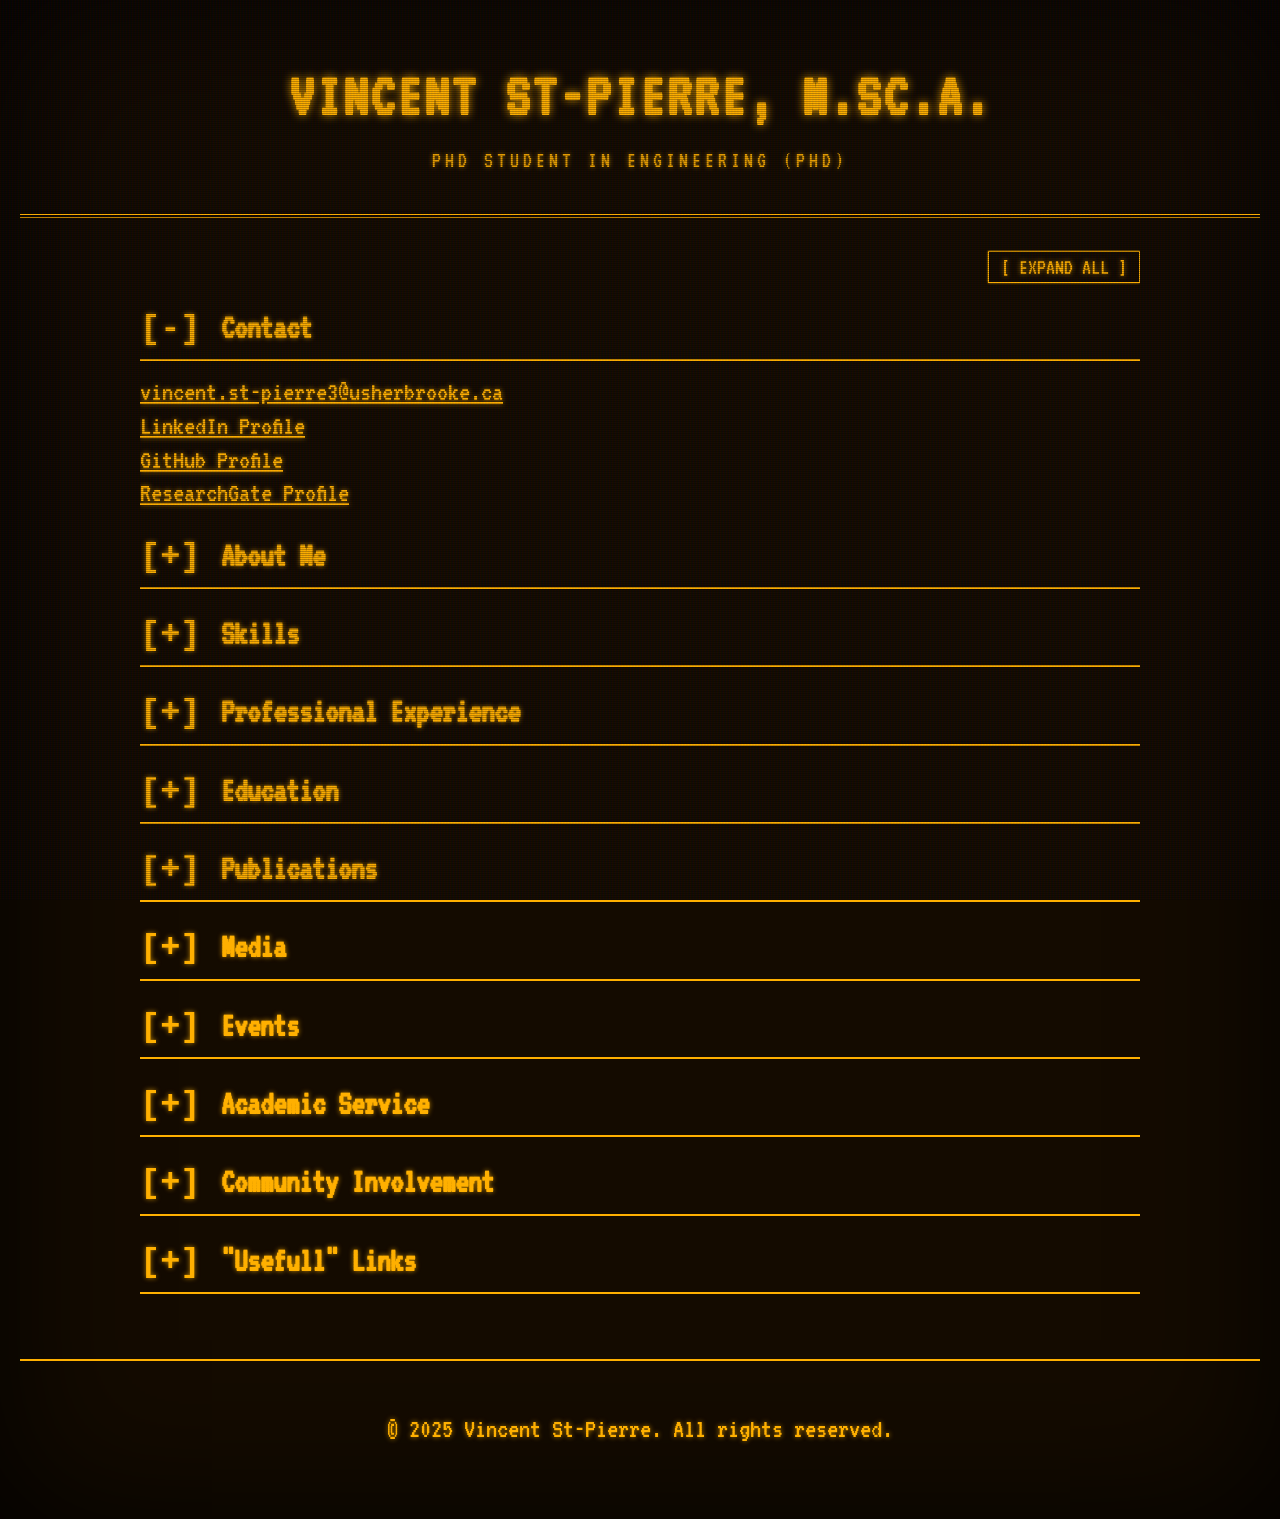
<file: index.html>
<!DOCTYPE html>
<html lang="en">

<head>
    <meta charset="UTF-8">
    <meta name="viewport" content="width=device-width, initial-scale=1.0">
    <title>Vincent St-Pierre - Professional Profile</title>
    <link rel="preconnect" href="https://fonts.googleapis.com">
    <link rel="preconnect" href="https://fonts.gstatic.com" crossorigin>
    <link href="https://fonts.googleapis.com/css2?family=VT323&display=swap" rel="stylesheet">
    <style>
        :root {
            --terminal-color: #ffb000;
            /* Retro Amber */
            --terminal-color-rgb: 255, 176, 0;
            /* RGB representation for opacity overlays */
            --terminal-glow: 0 0 5px rgba(255, 176, 0, 0.7);
            --bg-color: #140b00;
            /* Warm dark charcoal/brown background */
            --alert-color: #ff3333;
            /* High contrast red for errors/warnings */
            --alert-color-rgb: 255, 51, 51;
            --highlight-color: #d8b140;
            /* Warm Darker Gold */
            --highlight-glow: 0 0 5px rgba(216, 177, 64, 0.4);
        }

        body {
            font-family: 'VT323', monospace;
            line-height: 1.2;
            margin: 0;
            padding: 0;
            background-color: var(--bg-color);
            color: var(--terminal-color);
            font-size: clamp(16px, 2.2vw, 28px);
            text-shadow: var(--terminal-glow);
        }

        ::selection {
            background: var(--terminal-color);
            color: #000;
            text-shadow: none;
        }

        ::-moz-selection {
            background: var(--terminal-color);
            color: #000;
            text-shadow: none;
        }

        .crt {
            background-color: var(--bg-color);
            box-shadow: inset 0 0 150px rgba(0, 0, 0, 0.9);
            position: relative;
            min-height: 100vh;
            display: flex;
            flex-direction: column;
            box-sizing: border-box;
            padding: 20px;
        }

        .crt::before {
            content: " ";
            display: block;
            position: fixed;
            top: 0;
            left: 0;
            bottom: 0;
            right: 0;
            background: linear-gradient(rgba(18, 16, 16, 0) 50%, rgba(0, 0, 0, 0.25) 50%), linear-gradient(90deg, rgba(255, 0, 0, 0.06), rgba(0, 255, 0, 0.02), rgba(0, 0, 255, 0.06));
            z-index: 20;
            background-size: 100% 2px, 3px 100%;
            pointer-events: none;
        }

        .crt::after {
            content: " ";
            display: block;
            position: fixed;
            top: 0;
            left: 0;
            bottom: 0;
            right: 0;
            background: rgba(255, 176, 0, 0.02);
            opacity: 0;
            z-index: 20;
            pointer-events: none;
            animation: flicker 0.15s infinite;
        }

        @keyframes flicker {
            0% {
                opacity: 0.015;
            }

            50% {
                opacity: 0.045;
            }

            100% {
                opacity: 0.025;
            }
        }

        header {
            border-bottom: 4px double var(--terminal-color);
            padding: 2.5rem 0;
            text-align: center;
            text-transform: uppercase;
            letter-spacing: 2px;
            margin-bottom: 2rem;
        }

        header p {
            color: var(--terminal-color);
            font-size: 0.8em;
            margin: 0.8rem 0 0 0;
            letter-spacing: 4px;
            opacity: 0.9;
        }

        h1 {
            color: var(--terminal-color);
            font-size: 2.2em;
            margin: 0;
            text-shadow: 0 0 10px rgba(255, 176, 0, 0.9);
        }

        .container {
            width: 90%;
            max-width: 1000px;
            margin: auto;
            overflow: hidden;
            flex: 1;
        }

        h2 {
            color: var(--terminal-color);
            font-size: 1.2em;
            margin-top: 1.5rem;
            margin-bottom: 0.5rem;
        }

        h3 {
            color: var(--terminal-color);
            font-size: 1em;
            margin-top: 1rem;
            margin-bottom: 0.25rem;
        }

        .ylink,
        .blklink {
            color: var(--terminal-color);
            text-decoration: underline;
        }

        .ylink:hover,
        .blklink:hover {
            background-color: var(--terminal-color);
            color: #000;
            text-shadow: none;
            text-decoration: none;
        }

        details.section {
            margin: 25px 0;
        }

        details.section summary {
            list-style: none;
            cursor: pointer;
            outline: none;
        }

        details.section summary::-webkit-details-marker {
            display: none;
        }

        details.section summary h2 {
            display: inline-block;
            width: 100%;
            border-bottom: 2px solid var(--terminal-color);
            padding-bottom: 10px;
            margin: 0;
            user-select: none;
        }

        details.section summary h2:hover {
            background-color: rgba(255, 176, 0, 0.08);
        }

        details.section summary h2::before {
            content: "[+] ";
            font-family: monospace;
        }

        details[open].section summary h2::before {
            content: "[-] ";
        }

        .section h3 {
            color: var(--highlight-color);
            text-shadow: var(--highlight-glow);
            border-bottom: 1px solid var(--highlight-color);
            width: fit-content;
            padding-bottom: 5px;
        }

        .section p,
        .section ul {
            margin: 15px 0;
        }

        .btn-container {
            text-align: right;
            margin-bottom: 20px;
        }

        .retro-btn {
            background: transparent;
            border: 1px solid var(--terminal-color);
            color: var(--terminal-color);
            font-family: 'VT323', monospace;
            font-size: 0.8em;
            padding: 4px 12px;
            cursor: pointer;
            text-shadow: var(--terminal-glow);
            box-shadow: 0 0 2px var(--terminal-color);
            transition: all 0.2s;
        }

        .retro-btn:hover {
            background-color: var(--terminal-color);
            color: #000;
            text-shadow: none;
            box-shadow: 0 0 8px var(--terminal-color);
        }

        .retro-btn:active {
            transform: scale(0.95);
        }

        footer {
            border-top: 2px solid var(--terminal-color);
            color: var(--terminal-color);
            text-align: center;
            padding: 1.5rem 0;
            margin-top: 40px;
        }

        strong {
            color: var(--highlight-color);
            text-shadow: var(--highlight-glow);
            font-weight: 700;
        }

        em {
            color: var(--highlight-color);
            text-shadow: var(--highlight-glow);
            font-style: italic;
        }

        #boot-screen {
            position: fixed;
            top: 0;
            left: 0;
            width: 100vw;
            height: 100vh;
            background-color: var(--bg-color);
            z-index: 15;
            display: flex;
            justify-content: flex-start;
            align-items: flex-start;
            box-sizing: border-box;
            padding: 40px;
            font-family: 'VT323', monospace;
            color: var(--terminal-color);
            text-shadow: var(--terminal-glow);
            user-select: none;
            animation: hideBoot 0.4s forwards;
            animation-delay: 2.8s;
        }

        #boot-screen.skipped {
            animation: none;
            opacity: 0;
            visibility: hidden;
            pointer-events: none;
            transition: opacity 0.15s ease-out, visibility 0.15s ease-out;
        }

        .boot-content {
            display: flex;
            flex-direction: column;
            gap: 10px;
            font-size: clamp(18px, 2.5vw, 30px);
            text-transform: uppercase;
        }

        .boot-line {
            opacity: 0;
            white-space: pre-wrap;
        }

        .boot-line:nth-child(1) {
            animation: showLine 0s forwards;
            animation-delay: 0.1s;
        }

        .boot-line:nth-child(2) {
            animation: showLine 0s forwards;
            animation-delay: 0.3s;
        }

        .boot-line:nth-child(3) {
            animation: showLine 0s forwards;
            animation-delay: 0.5s;
        }

        .boot-line:nth-child(4) {
            animation: showLine 0s forwards;
            animation-delay: 0.7s;
        }

        .boot-line:nth-child(5) {
            animation: showLine 0s forwards;
            animation-delay: 0.8s;
        }

        .boot-line:nth-child(6) {
            animation: showLine 0s forwards;
            animation-delay: 2.1s;
        }

        .progress-bar-wrapper {
            display: flex;
            align-items: center;
            gap: 10px;
        }

        .progress-container {
            width: 200px;
            height: 1.2em;
            border: 1px solid var(--terminal-color);
            padding: 2px;
            display: flex;
            align-items: center;
            box-sizing: border-box;
        }

        .progress-bar {
            display: block;
            height: 100%;
            background-color: var(--terminal-color);
            width: 0;
            animation: loadBar 1.2s steps(10) forwards;
            animation-delay: 0.8s;
        }

        .blink-line::after {
            content: "█";
            animation: cursor-blink 0.8s infinite;
            margin-left: 5px;
        }

        @keyframes showLine {
            to {
                opacity: 1;
            }
        }

        @keyframes loadBar {
            to {
                width: 100%;
            }
        }

        @keyframes hideBoot {
            to {
                opacity: 0;
                visibility: hidden;
            }
        }

        @keyframes cursor-blink {

            0%,
            49% {
                opacity: 1;
            }

            50%,
            100% {
                opacity: 0;
            }
        }
    </style>
</head>

<body>
    <div class="crt">
        <div id="boot-screen">
            <div class="boot-content">
                <div class="boot-line">INITIALIZING TERMINAL CONNECTION...</div>
                <div class="boot-line">SYSTEM STATUS: OK</div>
                <div class="boot-line">----------------------------------------</div>
                <div class="boot-line">RETRIEVING PROFILE DATA...</div>
                <div class="boot-line progress-bar-wrapper">
                    <div class="progress-container">
                        <span class="progress-bar"></span>
                    </div>
                </div>
                <div class="boot-line blink-line">RUNNING VSP_PROFILE.EXE</div>
            </div>
        </div>
        <header>
            <h1>Vincent St-Pierre, M.Sc.A.</h1>
            <p>PhD Student in Engineering (PhD)</p>
        </header>

        <div class="container">
            <div class="btn-container">
                <button id="toggle-all-btn" class="retro-btn">[ EXPAND ALL ]</button>
            </div>

            <details class="section" open>
                <summary>
                    <h2>Contact</h2>
                </summary>
                <p>
                    <a class="ylink"
                        href="mailto:vincent.st-pierre3@usherbrooke.ca">vincent.st-pierre3@usherbrooke.ca</a><br>
                    <a class="ylink" href="https://www.linkedin.com/in/vincent-s-752324a8/">LinkedIn Profile</a><br>
                    <a class="ylink" href="https://github.com/Windcent">GitHub Profile</a><br>
                    <a class="ylink"
                        href="https://www.researchgate.net/profile/Vincent-St-Pierre-2?ev=hdr_xprf">ResearchGate
                        Profile</a>
                </p>
            </details>

            <details class="section">
                <summary>
                    <h2>About Me</h2>
                </summary>
                <p>
                    I am a <strong>PhD student in electrical engineering</strong> at the <strong>Université de
                        Sherbrooke
                    </strong>, specializing in <strong>system modeling</strong> and <strong>optimization</strong>. My
                    research focuses on <strong>electrical marine propulsion system </strong>integration in the context
                    of
                    lobster fishing boats. I am passionate about applying technology to solve real-world challenges and
                    my
                    interests span across <strong>sciences</strong>, <strong>technologies</strong>, and
                    <strong>fabrication</strong>.
                </p>
            </details>

            <details class="section">
                <summary>
                    <h2>Skills</h2>
                </summary>
                <ul>
                    <li><strong>Programming Languages:</strong> Python, C, LabVIEW</li>
                    <li><strong>Tools:</strong> Latex, Matlab, Simulink, EMTP, Onshape, Qelectrotech, VScode, GIT</li>
                    <li><strong>Environments:</strong> Windows, Linux (Ubuntu/Debian)</li>
                    <li><strong>Languages:</strong> English, French</li>
                    <li><strong>Certifications:</strong> Advanced Amateur Radio License (VE2NYA - VA2NYA - VA2UQR),
                        Small
                        Unmanned Aircraft System Pilot Certificate (SATP)</li>
                </ul>
            </details>

            <details class="section">
                <summary>
                    <h2>Professional Experience</h2>
                </summary>
                <p>
                    <strong>Research Assistant (<a class="ylink" href="https://www.uqar.ca/">UQAR</a>)</strong><br>
                    <em>2022 - 2025</em><br>
                    - Developed <strong>power electronics simulation models</strong> using EMTP and MatLab.<br>
                    - Designed <strong>modular architectures</strong> for Industry 4.0 control systems.<br>
                    - Created detailed <strong>electrical plans</strong> and assembled electrical setups.<br>
                    - Prepared <strong>technical reports</strong>.
                </p>
                <p>
                    <strong>Teaching Assistant (<a class="ylink" href="https://www.uqar.ca/">UQAR</a>)</strong><br>
                    <em>2023 - Present</em><br>
                    - Guided students in <strong>design projects</strong>.<br>
                    - Assisted in <strong>mechanical/electrical design</strong> and <strong>programming</strong>.<br>
                    - Supervised exams.
                </p>
                <p>
                    <strong>System Developer (<a class="ylink" href="https://opdaq.com/en/home/">OpDAQ
                            Systems</a>)</strong><br>
                    <em>2021 - 2023</em><br>
                    - Developed <strong>LabVIEW modules</strong> for the OpHMI interface.
                </p>
            </details>

            <details class="section">
                <summary>
                    <h2>Education</h2>
                </summary>
                <p>
                    <strong><a class="blklink"
                            href="https://www.usherbrooke.ca/admission/programme/710/doctorat-en-genie-electrique/">Doctorate
                            in
                            Electrical Engineering (IN PROGRESS)</a></strong><br>
                    Université de Sherbrooke, <em>2026 - PRESENT</em><br>
                    <em>Research Project:</em> Electrical propulsion system modelisation and optimization in the context
                    of
                    lobster fishing boats.
                </p>
                <p>
                    <strong><a class="blklink"
                            href="https://www.uqar.ca/programmes-domaines-detudes/maitrise-en-ingenierie/">Master's in
                            Engineering (M.Sc.A.)</a></strong><br>
                    Université du Québec à Rimouski, <em>2023-2025</em><br>
                    <em>Research Project:</em> Real-time fuel consumption estimation model for ships (collaboration with
                    OpDAQ Systems).
                </p>
                <p>
                    <strong><a class="blklink"
                            href="https://www.uqar.ca/programmes-domaines-detudes/baccalaureat-en-genie-electrique-base-dec-techniques-ou-lequivalent/">Bachelor's
                            in Electrical Engineering</a></strong><br>
                    Université du Québec à Rimouski, <em>2019-2023</em>
                </p>
                <p>
                    <strong>Technology in Electronics: Telecommunications and Networks</strong><br>
                    CÉGEP de Rimouski, <em>2016-2019</em>
                </p>
            </details>

            <details class="section">
                <summary>
                    <h2>Publications</h2>
                </summary>
                <p>
                    V. St-Pierre, M. Berger, T. Pineau, and C. Massicotte, <strong>"Toward energy-efficient navigation:
                        A
                        data-driven approach for flowmeterless estimation of ship's engine fuel consumption in
                        real-time,"</strong> in OCEANS 2024 - Halifax, 2024, pp. 1-5, doi:
                    10.1109/OCEAN555160.2024.10754.095.
                </p>
                <p>
                    V. Beaulieu-Gagnon, O. Couillard, V. St-Pierre, M. Berger, S. Duquette, and M. Bahoura,
                    <strong>"Dual
                        active bridge converter-enabled flexible solar photovoltaic system emulator for a ship-testing
                        electrical microgrid,"</strong> in OCEANS 2024 - Halifax, 2024, pp. 1-10, doi:
                    10.1109/OCEAN555160.2024.10754.413.
                </p>
            </details>

            <details class="section">
                <summary>
                    <h2>Media</h2>
                </summary>
                <p>
                    - <a class="ylink" href="Poster_PhD.pdf" target="_blank" rel="noopener noreferrer">PhD
                        project</a><br>
                    - <a class="ylink" href="Poster_MScA.pdf" target="_blank" rel="noopener noreferrer">Master's
                        project</a>
                </p>
            </details>

            <details class="section">
                <summary>
                    <h2>Events</h2>
                </summary>

                <h3>Presenting</h3>
                <p>
                    <strong><a class="blklink"
                            href="https://inrs.ca/la-recherche/chaires-groupes-et-reseaux-de-recherche/repertoire-des-chaires-groupes-et-reseaux-de-recherche/unite-mixte-de-recherche-inrs-uqtr-sur-les-materiaux-et-les-technologies-pour-la-transition-energetique/ecole-internationale-dete-batteries-et-electrification-des-transports/">École
                            internationale d'été - Batteries et électrification des transports - Trois-Rivières - June
                            8-12 2026</a></strong>
                </p>
                <p>
                    <strong><a class="blklink"
                            href="https://inrs.ca/linrs/nouvelles/evenements/seminaire-etudiant-de-lumr-inrs-uqar-numerique-et-territoires/">Séminaire
                            étudiant de l'UMR INRS-UQAR - Numérique et territoires - Rimouski - June 4 2026</a></strong>
                </p>
                <p>
                    <strong><a class="blklink"
                            href="https://www.polymtl.ca/programmes/cours/c-spec-lorer-summer-school">LORER Summer
                            School - Polytechnique Montréal - August 4-8 2025</a></strong>
                </p>
                <p>
                    <strong><a class="blklink"
                            href="https://inrs.ca/en/research/joint-research-units/inrs-uqar-joint-research-unit-in-digital-transformation-in-support-of-regional-development/">Séminaire
                            étudiant de l'UMR INRS-UQAR - Numérique et territoires - Rimouski - June 5-6
                            2025</a></strong>
                </p>
                <p>
                    <strong><a class="blklink" href="https://www.rqm.quebec/congres/">Congrès Avenir Maritime -
                            Trois-Rivière - June 2-4 2025</a></strong>
                </p>
                <p>
                    <strong><a class="blklink"
                            href="https://www.uqar.ca/forum-innovation-ingenierie-informatique-et-entrepreneuriat/">FI3E
                            -
                            Rimouski - April 23rd 2025</a></strong>
                </p>
                <p>
                    <strong><a class="blklink" href="https://halifax24.oceansconference.org/">OCEANS 2024 - Halifax -
                            September 23-26 2024</a></strong>
                </p>

                <h3>Attending</h3>
                <p>
                    <strong><a class="blklink"
                            href="https://ieee-pes.org/calendar/2026-ieee-pes-general-meeting/">2026 IEEE PES
                            General Meeting - Montréal - July 19-23 2026</a></strong>
                </p>
                <p>
                    <strong><a class="blklink"
                            href="https://st-laurent.org/evenement/assises-quebecoises-du-secteur-maritime/">Assises
                            québécoises du secteur maritime 2026 - Trois-Rivières - May 5-6 2026</a></strong>
                </p>
                <p>
                    <strong><a class="blklink"
                            href="https://st-laurent.org/evenement/assises-quebecoises-du-secteur-maritime-aqsm-2025/">Assises
                            québécoises du secteur maritime 2025 - Lévis - May 13-14 2025</a></strong>
                </p>
            </details>

            <details class="section">
                <summary>
                    <h2>Academic Service</h2>
                </summary>
                <p>
                    - <strong>Peer Reviewer</strong>, IEEE VPPC 2026 (Lyon, France)<br>
                    &nbsp;&nbsp;<em>"Battery Replacement Value From the EV Owner Perspective Considering Vehicle
                        Age"</em><br>
                    - <strong>Peer Reviewer</strong>, IEEE VPPC 2026 (Lyon, France)<br>
                    &nbsp;&nbsp;<em>"Real-World energy consumption variability of an electric vehicle on fixed
                        route"</em>
                </p>
            </details>

            <details class="section">
                <summary>
                    <h2>Community Involvement</h2>
                </summary>
                <p>
                    - <strong>President</strong> of the UQAR Amateur Radio Club (VA2UQR), <em>2020–Present</em><br>
                    - <strong>Promotion Agent</strong> for the Department of Mathematics, Computer Science, and
                    Engineering,
                    <em>2024–2025</em><br>
                    - <strong>Promotion Agent</strong> for the Telecommunications and Networks Program at CÉGEP de
                    Rimouski,
                    <em>2017–2019</em>
                </p>
            </details>

            <details class="section">
                <summary>
                    <h2>"Usefull" Links</h2>
                </summary>
                <p>
                    - <a class="ylink" href="./SlideMAKER/index.html" target="_blank" rel="noopener noreferrer">SlideMAKER</a> - Modern web-based presentation studio and slide editor<br>
                    - <a class="ylink" href="./SVGTracer/SVGTracer.html" target="_blank" rel="noopener noreferrer">SVGTracer</a> - Web application for tracing SVG paths<br>
                    - <a class="ylink" href="./outboards_data/index.html" target="_blank" rel="noopener noreferrer">Outboards Performance Viewer</a> - Interactive dashboard for outboard motor performance data<br>
                    - <a class="ylink" href="./inverse_kinematics_lab/index.html" target="_blank" rel="noopener noreferrer">2-DOF Inverse Kinematics Lab</a> - Interactive 2-DOF planar arm simulator with live equations and draggable visualization<br>
                    - <a class="ylink" href="./HHB_Builder/index.html" target="_blank" rel="noopener noreferrer">HHB Builder</a> - Hot air balloon envelope planner, gore pattern generator, and flight computer<br>
                    - <a class="ylink" href="./Hull_Lab/main.html" target="_blank" rel="noopener noreferrer">Hull Lab</a> - 2D flat-bottom hull planing transition simulator and visual aid
                </p>
            </details>

        </div>

        <footer>
            <p>&copy; 2025 Vincent St-Pierre. All rights reserved.</p>
        </footer>
    </div>
    <script>
        const bootScreen = document.getElementById('boot-screen');
        if (bootScreen) {
            const skipBoot = () => {
                bootScreen.classList.add('skipped');
                document.removeEventListener('keydown', onBootKeydown);
            };
            const onBootKeydown = (e) => {
                if (e.key === 'Escape' || e.key === 'Enter' || e.key === ' ') {
                    e.preventDefault();
                    skipBoot();
                }
            };
            bootScreen.addEventListener('click', skipBoot, { once: true });
            document.addEventListener('keydown', onBootKeydown);
            bootScreen.addEventListener('animationend', (e) => {
                if (e.animationName === 'hideBoot') {
                    document.removeEventListener('keydown', onBootKeydown);
                }
            });
        }

        const btn = document.getElementById('toggle-all-btn');
        const details = document.querySelectorAll('details.section');

        btn.addEventListener('click', () => {
            const anyClosed = Array.from(details).some(d => !d.open);
            details.forEach(d => {
                d.open = anyClosed;
            });
            btn.textContent = anyClosed ? '[ COLLAPSE ALL ]' : '[ EXPAND ALL ]';
        });

        // Sync button text on manual toggle
        details.forEach(d => {
            d.addEventListener('toggle', () => {
                const anyClosed = Array.from(details).some(d => !d.open);
                btn.textContent = anyClosed ? '[ EXPAND ALL ]' : '[ COLLAPSE ALL ]';
            });
        });
    </script>
</body>

</html>
</file>
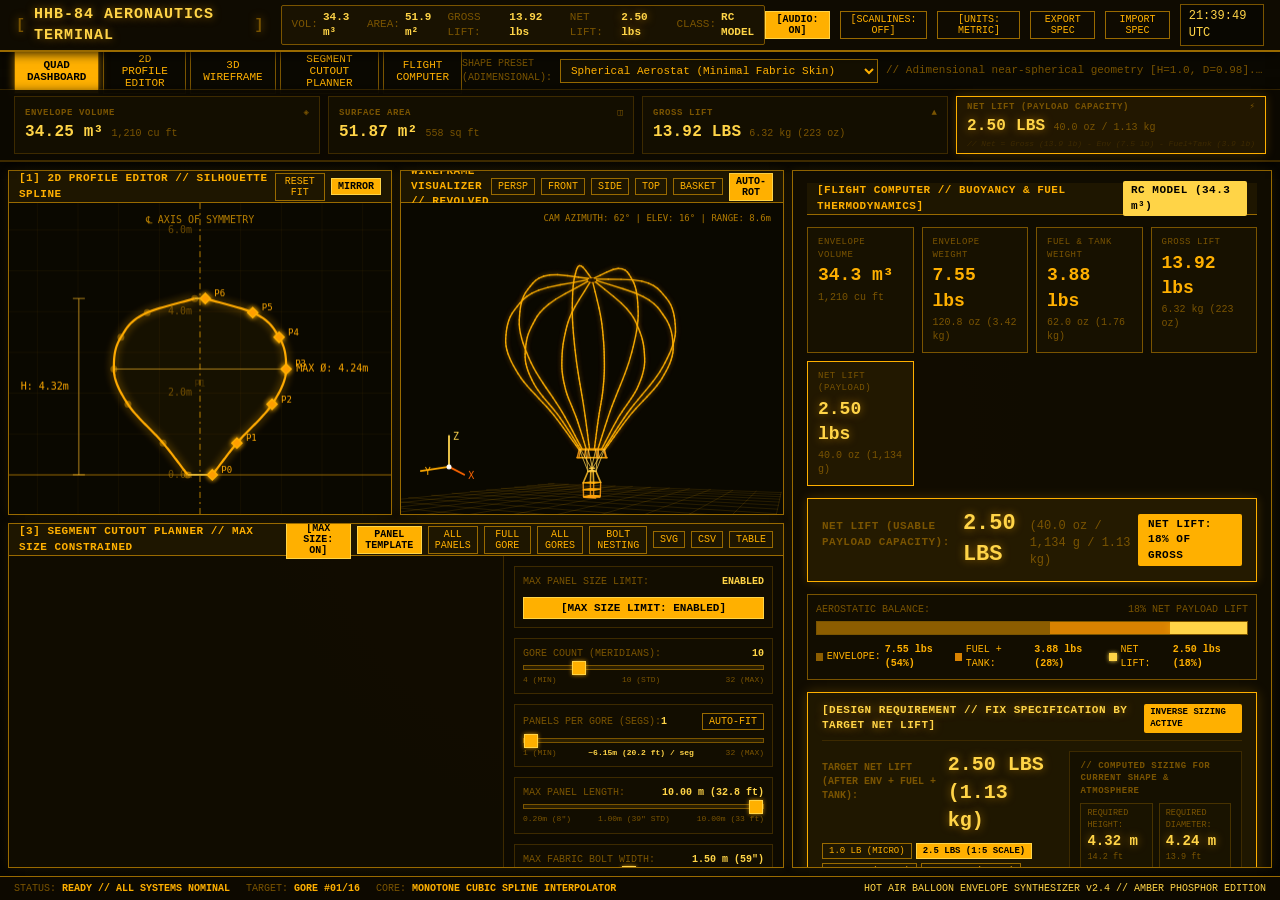
<file: HHB_Builder/index.html>
<!DOCTYPE html>
<html lang="en">
<head>
  <meta charset="UTF-8">
  <meta name="viewport" content="width=device-width, initial-scale=1.0">
  <title>HHB_BUILDER // Hot Air Balloon Envelope Planner & Flight Terminal</title>
  <link rel="stylesheet" href="css/terminal.css">
</head>
<body>
  <!-- CRT Phosphor Scanline Texture & Glass Vignette -->
  <div class="scanline-overlay" id="scanlineOverlay" style="display: none;"></div>

  <!-- Master CRT Screen Shell -->
  <div class="crt-screen">
    <!-- Top System Header HUD -->
    <header class="terminal-header">
      <div class="header-left">
        <div class="system-logo">
          <span class="logo-bracket">[</span>HHB-84 AERONAUTICS TERMINAL<span class="logo-bracket">]</span>
        </div>

        <div class="header-telem-ticker">
          <div class="ticker-item">
            <span class="ticker-label">VOL:</span>
            <span class="ticker-val" id="headerTelemVol">9.0 m³</span>
          </div>
          <div class="ticker-item">
            <span class="ticker-label">AREA:</span>
            <span class="ticker-val" id="headerTelemArea">24.2 m²</span>
          </div>
          <div class="ticker-item">
            <span class="ticker-label">GROSS LIFT:</span>
            <span class="ticker-val" id="headerTelemLift">5.54 lbs</span>
          </div>
          <div class="ticker-item">
            <span class="ticker-label">NET LIFT:</span>
            <span class="ticker-val text-flare" id="headerTelemPayloadLbs">2.26 lbs</span>
          </div>
          <div class="ticker-item">
            <span class="ticker-label">CLASS:</span>
            <span class="ticker-val" id="headerTelemFAI">RC MODEL</span>
          </div>
        </div>
      </div>

      <div class="header-right">
        <button class="btn-terminal btn-sm active" id="btnAudioToggle">[AUDIO: ON]</button>
        <button class="btn-terminal btn-sm" id="btnScanlineToggle">[SCANLINES: OFF]</button>
        <button class="btn-terminal btn-sm" id="btnUnitToggle">[UNITS: METRIC]</button>
        <button class="btn-terminal btn-sm" id="btnExportJSON">EXPORT SPEC</button>
        <button class="btn-terminal btn-sm" id="btnImportJSON">IMPORT SPEC</button>
        <input type="file" id="fileImportJSON" accept=".json" style="display: none;" />
        <div class="terminal-clock" id="terminalClock">00:00:00 UTC</div>
      </div>
    </header>

    <!-- Sub-Navbar: Layout View Modes & Profile Preset Selector -->
    <nav class="terminal-nav-bar">
      <div class="tab-nav-group">
        <button class="tab-nav-btn active" data-tab="quad">QUAD DASHBOARD</button>
        <button class="tab-nav-btn" data-tab="profile">2D PROFILE EDITOR</button>
        <button class="tab-nav-btn" data-tab="3d">3D WIREFRAME</button>
        <button class="tab-nav-btn" data-tab="cutout">SEGMENT CUTOUT PLANNER</button>
        <button class="tab-nav-btn" data-tab="flight">FLIGHT COMPUTER</button>
      </div>

      <div class="preset-controls">
        <span class="selector-label">SHAPE PRESET (ADIMENSIONAL):</span>
        <select id="selectPreset" class="terminal-select">
          <option value="ADIM_MODEL_CONICAL">Model Conical (Optimized 4-Gore Flat Build)</option>
          <option value="ADIM_NATURAL">Natural Shape (Taylor/Smalley Membrane)</option>
          <option value="ADIM_CLASSIC_TEARDROP">Classic Teardrop (AX Sphere-Cone)</option>
          <option value="ADIM_RACER">High-Aspect Racer (Competition Streamline)</option>
          <option value="ADIM_BULBOUS_HOPPER">Bulbous Hopper (High Volume / Low Aspect)</option>
          <option value="ADIM_SPHERICAL" selected>Spherical Aerostat (Minimal Fabric Skin)</option>
        </select>
        <span class="preset-desc" id="presetDescription">// Adimensional near-spherical geometry [H=1.0, D=0.98]. Optimal surface-area-to-volume ratio for minimum envelope structural weight.</span>
      </div>
    </nav>

    <!-- Aeronautical Telemetry Summary Top Banner (Volume, Area, Gross Lift, Net Lift) -->
    <section class="top-telemetry-banner" id="topTelemetryBanner">
      <div class="banner-stat-box">
        <div class="banner-stat-header">
          <span class="banner-stat-label">ENVELOPE VOLUME</span>
          <span class="banner-stat-icon">◈</span>
        </div>
        <div class="banner-stat-body">
          <span class="banner-stat-val" id="topBannerVol">0.0 m³</span>
          <span class="banner-stat-sub" id="topBannerVolSub">0 cu ft</span>
        </div>
      </div>

      <div class="banner-stat-box">
        <div class="banner-stat-header">
          <span class="banner-stat-label">SURFACE AREA</span>
          <span class="banner-stat-icon">◫</span>
        </div>
        <div class="banner-stat-body">
          <span class="banner-stat-val" id="topBannerArea">0.0 m²</span>
          <span class="banner-stat-sub" id="topBannerAreaSub">0 sq ft</span>
        </div>
      </div>

      <div class="banner-stat-box">
        <div class="banner-stat-header">
          <span class="banner-stat-label">GROSS LIFT</span>
          <span class="banner-stat-icon">▲</span>
        </div>
        <div class="banner-stat-body">
          <span class="banner-stat-val" id="topBannerGrossLift">0.00 lbs</span>
          <span class="banner-stat-sub" id="topBannerGrossLiftSub">0.00 kg</span>
        </div>
      </div>

      <div class="banner-stat-box highlight-net">
        <div class="banner-stat-header">
          <span class="banner-stat-label">NET LIFT (PAYLOAD CAPACITY)</span>
          <span class="banner-stat-icon">⚡</span>
        </div>
        <div class="banner-stat-body">
          <span class="banner-stat-val text-flare" id="topBannerNetLift">0.00 lbs</span>
          <span class="banner-stat-sub" id="topBannerNetLiftSub">0.0 oz / 0.00 kg</span>
        </div>
        <div class="banner-stat-footnote" id="topBannerDeduction">
          // After Envelope & Fuel+Container
        </div>
      </div>
    </section>

    <!-- Main Workspace Container -->
    <main class="workspace-container">
      <div class="workspace-grid layout-quad" id="mainWorkspaceGrid">

        <!-- PANEL 1: 2D Envelope Profile Editor -->
        <section class="terminal-panel panel-profile">
          <div class="panel-header">
            <span>[1] 2D PROFILE EDITOR // SILHOUETTE SPLINE</span>
            <div class="panel-tools">
              <button class="btn-terminal btn-sm" id="btnResetProfileView">RESET FIT</button>
              <button class="btn-terminal btn-sm active" id="btnToggleMirror">MIRROR</button>
            </div>
          </div>
          <div class="panel-body">
            <div class="canvas-viewport">
              <canvas id="canvasProfile2D"></canvas>
            </div>
          </div>
        </section>

        <!-- PANEL 2: 3D Wireframe Visualizer -->
        <section class="terminal-panel panel-wireframe">
          <div class="panel-header">
            <span>[2] 3D WIREFRAME VISUALIZER // REVOLVED MESH</span>
            <div class="panel-tools">
              <button class="btn-terminal btn-sm" id="btnCamPersp">PERSP</button>
              <button class="btn-terminal btn-sm" id="btnCamFront">FRONT</button>
              <button class="btn-terminal btn-sm" id="btnCamSide">SIDE</button>
              <button class="btn-terminal btn-sm" id="btnCamTop">TOP</button>
              <button class="btn-terminal btn-sm" id="btnCamBasket">BASKET</button>
              <button class="btn-terminal btn-sm active" id="btnToggleAutoRotate">AUTO-ROT</button>
            </div>
          </div>
          <div class="panel-body">
            <div class="canvas-viewport">
              <canvas id="canvasWireframe3D"></canvas>
            </div>
          </div>
        </section>

        <!-- PANEL 3: Segment Cutout Planner (with Max Size Constraint) -->
        <section class="terminal-panel panel-cutout">
          <div class="panel-header">
            <span>[3] SEGMENT CUTOUT PLANNER // MAX SIZE CONSTRAINED</span>
            <div class="panel-tools">
              <button class="btn-terminal btn-sm active" id="btnToggleConstraint">[MAX SIZE: ON]</button>
              <button class="btn-terminal btn-sm active" id="btnViewPanel">PANEL TEMPLATE</button>
              <button class="btn-terminal btn-sm" id="btnViewAllPanels">ALL PANELS</button>
              <button class="btn-terminal btn-sm" id="btnViewGore">FULL GORE</button>
              <button class="btn-terminal btn-sm" id="btnViewAllGores">ALL GORES</button>
              <button class="btn-terminal btn-sm" id="btnViewNesting">BOLT NESTING</button>
              <button class="btn-terminal btn-sm" id="btnDownloadSVG">SVG</button>
              <button class="btn-terminal btn-sm" id="btnDownloadCSV">CSV</button>
              <button class="btn-terminal btn-sm" id="btnShowLoftingModal">TABLE</button>
            </div>
          </div>

          <!-- Cutout Planner Body: Canvas + Sidebar Tools -->
          <div class="panel-body">
            <div class="cutout-layout-wrapper">
              <!-- Canvas Display -->
              <div class="cutout-canvas-col">
                <div class="canvas-viewport">
                  <canvas id="canvasCutout"></canvas>
                </div>
              </div>

              <!-- Sidebar Controls & Geometry Telemetry -->
              <aside class="cutout-side-tools">
                <!-- Constraint Alert Box -->
                <div id="cutoutConstraintAlert" style="display: none;"></div>

                <!-- Max Panel Size Constraint Toggle -->
                <div class="ctrl-group">
                  <label>
                    <span>MAX PANEL SIZE LIMIT:</span>
                    <span class="ctrl-val" id="lblConstraintState">ENABLED</span>
                  </label>
                  <button class="btn-terminal active" id="btnToggleConstraintSide" style="width: 100%; margin-top: 4px;">
                    [MAX SIZE LIMIT: ENABLED]
                  </button>
                </div>

                <!-- Envelope Partition Constraints -->
                <div class="ctrl-group">
                  <label>
                    <span>GORE COUNT (MERIDIANS):</span>
                    <span class="ctrl-val" id="lblGoreCount">10</span>
                  </label>
                  <input type="range" id="inputGoreCount" min="4" max="32" step="1" value="10" />
                  <div class="range-limits">
                    <span>4 (MIN)</span>
                    <span>10 (STD)</span>
                    <span>32 (MAX)</span>
                  </div>
                </div>

                <div class="ctrl-group">
                  <div class="ctrl-header-flex">
                    <label for="inputPanelCount" style="margin-bottom: 0;">
                      <span>PANELS PER GORE (SEGS):</span>
                      <span class="ctrl-val" id="lblPanelCount">1</span>
                    </label>
                    <button type="button" class="btn-terminal btn-sm" id="btnAutoFitPanels" title="Auto-divide gores to satisfy Max Panel Length constraint">AUTO-FIT</button>
                  </div>
                  <input type="range" id="inputPanelCount" min="1" max="32" step="1" value="1" />
                  <div class="range-limits">
                    <span>1 (MIN)</span>
                    <span id="lblCurrentPanelLength" style="color: var(--amber-bright); font-weight: bold;">~4.50m (15 ft) / seg</span>
                    <span>32 (MAX)</span>
                  </div>
                </div>

                <div class="ctrl-group">
                  <label for="inputMaxPanelHeight">
                    <span>MAX PANEL LENGTH:</span>
                    <span class="ctrl-val" id="lblMaxPanelHeight">10.00 m (33 ft)</span>
                  </label>
                  <input type="range" id="inputMaxPanelHeight" min="0.20" max="10.00" step="0.05" value="10.00" />
                  <div class="range-limits">
                    <span>0.20m (8")</span>
                    <span>1.00m (39" STD)</span>
                    <span>10.00m (33 ft)</span>
                  </div>
                </div>

                <div class="ctrl-group">
                  <label>
                    <span>MAX FABRIC BOLT WIDTH:</span>
                    <span class="ctrl-val" id="lblFabricWidth">1.50 m (59")</span>
                  </label>
                  <input type="range" id="inputFabricWidth" min="0.80" max="2.40" step="0.05" value="1.50" />
                  <div class="range-limits">
                    <span>0.80m (31")</span>
                    <span>1.50m (60" STD)</span>
                    <span>2.40m (94")</span>
                  </div>
                </div>

                <div class="ctrl-group">
                  <label>
                    <span>SEAM ALLOWANCE:</span>
                    <span class="ctrl-val" id="lblSeamAllowance">20 mm</span>
                  </label>
                  <input type="range" id="inputSeamAllowance" min="10" max="35" step="1" value="20" />
                </div>

                <!-- Panel Quick Selector Strip -->
                <div class="panel-selector-container">
                  <span class="selector-label">SELECT PANEL TO INSPECT / CUT:</span>
                  <div class="panel-btn-grid" id="panelSelectorList">
                    <!-- Populated dynamically -->
                  </div>
                </div>

                <!-- Selected Panel Specification Box -->
                <div class="spec-box">
                  <div class="spec-title">
                    <span id="cutoutCurPanelName">PANEL #01</span>
                    <span>CUTTING SPEC</span>
                  </div>
                  <div class="spec-row">
                    <span class="spec-label">TOP WIDTH (CUT):</span>
                    <span class="spec-value" id="cutoutTopW">0.000 m</span>
                  </div>
                  <div class="spec-row">
                    <span class="spec-label">BOT WIDTH (CUT):</span>
                    <span class="spec-value" id="cutoutBotW">0.000 m</span>
                  </div>
                  <div class="spec-row">
                    <span class="spec-label">MAX WIDTH:</span>
                    <span class="spec-value" id="cutoutMaxW">0.000 m</span>
                  </div>
                  <div class="spec-row">
                    <span class="spec-label">ARC HEIGHT:</span>
                    <span class="spec-value" id="cutoutHeight">0.000 m</span>
                  </div>
                  <div class="spec-row">
                    <span class="spec-label">DIAGONAL (CHECK):</span>
                    <span class="spec-value" id="cutoutDiag">0.000 m</span>
                  </div>
                  <div class="spec-row">
                    <span class="spec-label">PANEL AREA:</span>
                    <span class="spec-value" id="cutoutArea">0.00 m²</span>
                  </div>
                </div>

                <!-- Fabric Bolt Yardage Summary -->
                <div class="yardage-box">
                  <div class="spec-title">
                    <span>FABRIC PROCUREMENT</span>
                    <span>ESTIMATE</span>
                  </div>
                  <div class="spec-row">
                    <span class="spec-label">TOTAL PANELS:</span>
                    <span class="spec-value" id="sumTotalPanels">192 panels</span>
                  </div>
                  <div class="spec-row">
                    <span class="spec-label">ENVELOPE FABRIC:</span>
                    <span class="spec-value" id="sumFabricArea">0 m²</span>
                  </div>
                  <div class="spec-row">
                    <span class="spec-label">BOLT LENGTH REQ:</span>
                    <span class="spec-value" id="sumBoltLength">~0 m</span>
                  </div>
                  <div class="spec-row">
                    <span class="spec-label">MAX GORE CUT WIDTH:</span>
                    <span class="spec-value" id="sumMaxCutW">0.00 m</span>
                  </div>
                </div>
              </aside>
            </div>
          </div>
        </section>

        <!-- PANEL 4: Aerostatic Flight Computer -->
        <section class="terminal-panel panel-flight">
          <div class="panel-body" id="flightComputerContainer">
            <!-- Dynamically populated by FlightUI -->
          </div>
        </section>

      </div>
    </main>

    <!-- Bottom Telemetry Status Bar -->
    <footer class="terminal-footer">
      <div class="footer-left">
        <span class="footer-item">STATUS: <b>READY // ALL SYSTEMS NOMINAL</b></span>
        <span class="footer-item">TARGET: <b id="statusActiveGore">GORE #01/16</b></span>
        <span class="footer-item">CORE: <b>MONOTONE CUBIC SPLINE INTERPOLATOR</b></span>
      </div>
      <div class="footer-right">
        HOT AIR BALLOON ENVELOPE SYNTHESIZER v2.4 // AMBER PHOSPHOR EDITION
      </div>
    </footer>
  </div>

  <!-- Lofting Coordinates Modal Table -->
  <div class="terminal-modal" id="loftingModal">
    <div class="modal-content">
      <div class="modal-header">
        <span id="modalLoftingTitle">PANEL LOFTING COORDINATES</span>
        <button class="btn-terminal btn-sm" id="btnCloseLoftingModal">[CLOSE X]</button>
      </div>
      <div class="modal-body">
        <table class="lofting-table">
          <thead>
            <tr>
              <th>#</th>
              <th>HT %</th>
              <th>ARC HT (REL)</th>
              <th>ARC HT (CUT)</th>
              <th>HALF-W (CUT)</th>
              <th>FULL-W (CUT)</th>
              <th>REGISTRATION</th>
            </tr>
          </thead>
          <tbody id="loftingTableBody">
            <!-- Populated dynamically -->
          </tbody>
        </table>
      </div>
    </div>
  </div>

  <!-- JavaScript Modules -->
  <script src="js/balloon-math.js"></script>
  <script src="js/audio-synth.js"></script>
  <script src="js/profile-editor.js"></script>
  <script src="js/wireframe-3d.js"></script>
  <script src="js/cutout-planner.js"></script>
  <script src="js/flight-computer.js"></script>
  <script src="js/app.js"></script>
</body>
</html>
</file>
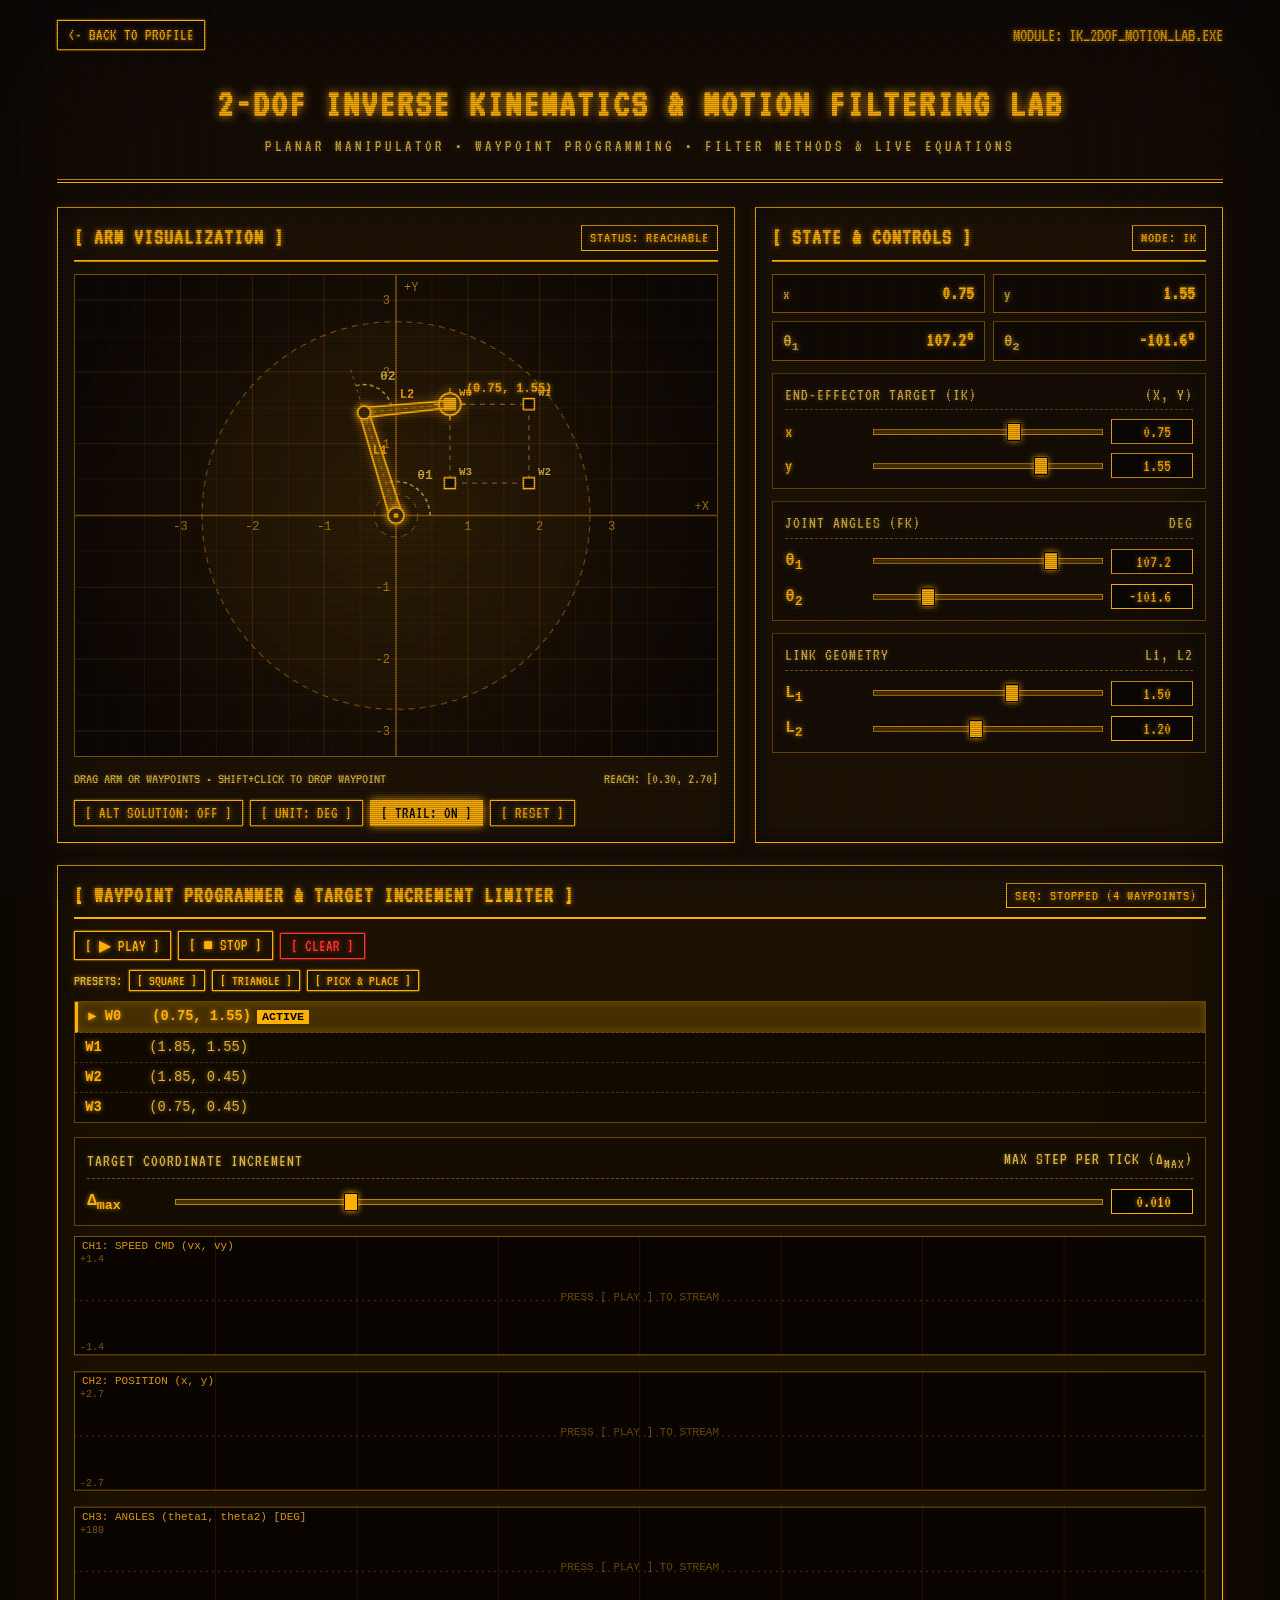
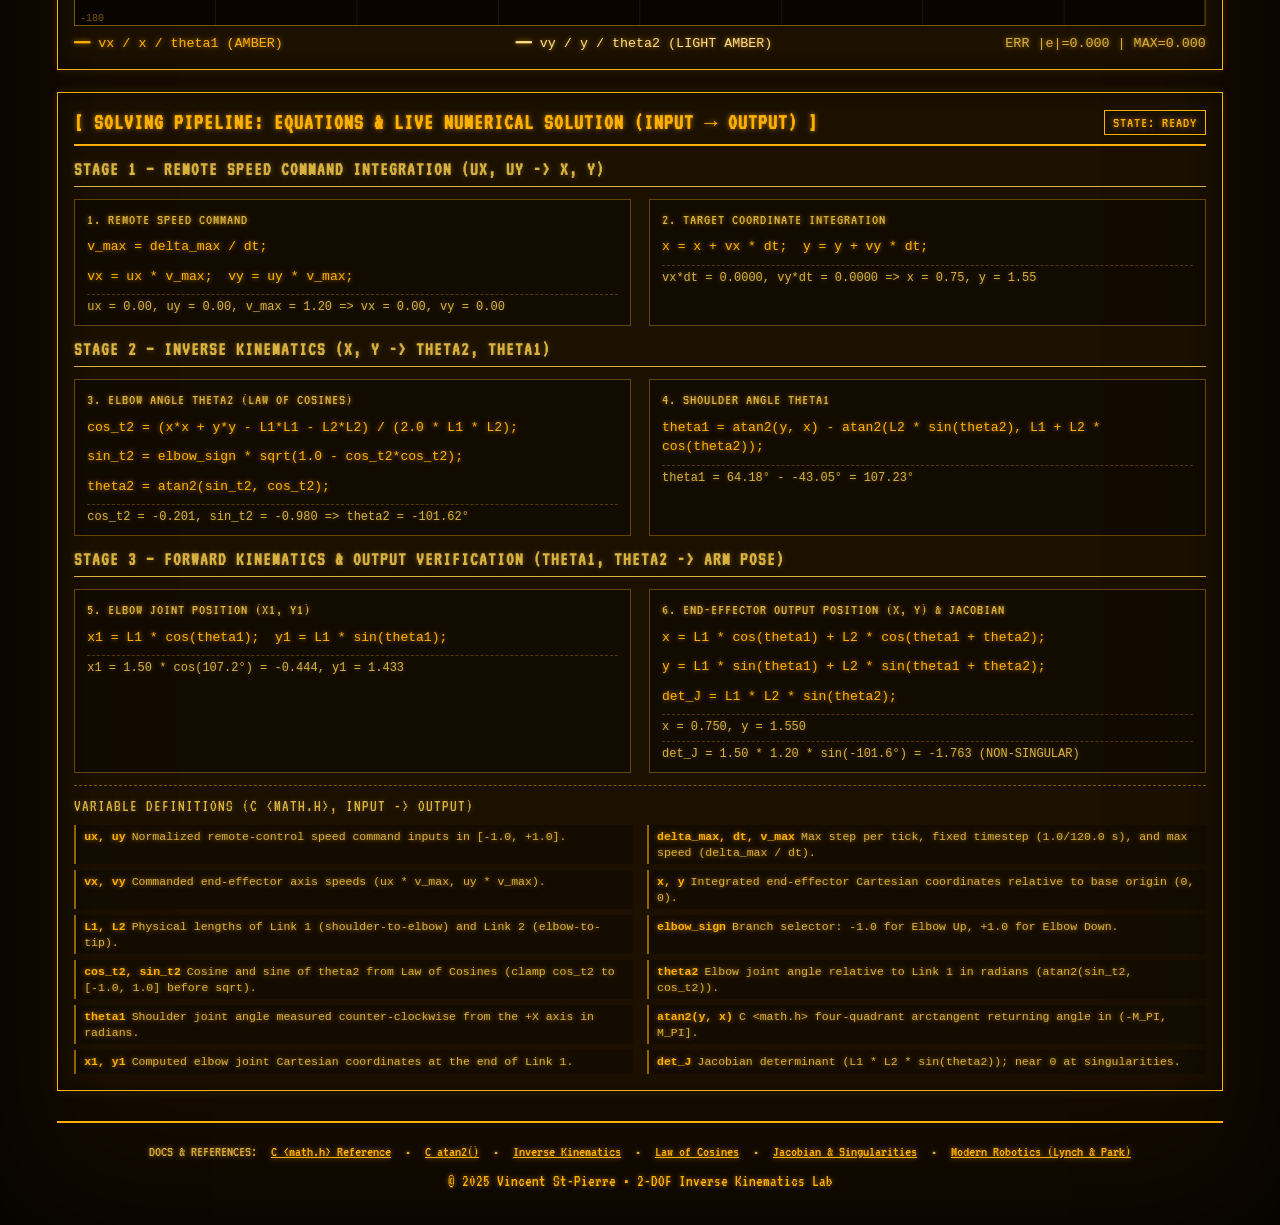
<file: inverse-kinematics/index.html>
<!DOCTYPE html>
<html lang="en">

<head>
    <meta charset="UTF-8">
    <meta name="viewport" content="width=device-width, initial-scale=1.0">
    <title>2-DOF Inverse Kinematics &amp; Motion Filtering Lab - Vincent St-Pierre</title>
    <link rel="preconnect" href="https://fonts.googleapis.com">
    <link rel="preconnect" href="https://fonts.gstatic.com" crossorigin>
    <link href="https://fonts.googleapis.com/css2?family=VT323&display=swap" rel="stylesheet">
    <style>
        :root {
            --terminal-color: #ffb000;
            --terminal-color-rgb: 255, 176, 0;
            --terminal-glow: 0 0 5px rgba(255, 176, 0, 0.7);
            --bg-color: #140b00;
            --panel-bg: rgba(255, 176, 0, 0.035);
            --alert-color: #ff3333;
            --alert-color-rgb: 255, 51, 51;
            --highlight-color: #d8b140;
            --highlight-glow: 0 0 5px rgba(216, 177, 64, 0.4);
            --dim-color: rgba(255, 176, 0, 0.45);
            --math-font: 'Courier New', 'DejaVu Sans Mono', monospace;
        }

        * {
            box-sizing: border-box;
        }

        body {
            font-family: 'VT323', monospace;
            line-height: 1.25;
            margin: 0;
            padding: 0;
            background-color: var(--bg-color);
            color: var(--terminal-color);
            font-size: clamp(18px, 1.45vw, 23px);
            text-shadow: var(--terminal-glow);
        }

        ::selection {
            background: var(--terminal-color);
            color: #000;
            text-shadow: none;
        }

        ::-moz-selection {
            background: var(--terminal-color);
            color: #000;
            text-shadow: none;
        }

        .crt {
            background-color: var(--bg-color);
            box-shadow: inset 0 0 150px rgba(0, 0, 0, 0.9);
            position: relative;
            min-height: 100vh;
            display: flex;
            flex-direction: column;
            padding: 20px;
        }

        .crt::before {
            content: " ";
            display: block;
            position: fixed;
            top: 0;
            left: 0;
            bottom: 0;
            right: 0;
            background:
                linear-gradient(rgba(18, 16, 16, 0) 50%, rgba(0, 0, 0, 0.25) 50%),
                linear-gradient(90deg, rgba(255, 0, 0, 0.06), rgba(0, 255, 0, 0.02), rgba(0, 0, 255, 0.06));
            z-index: 20;
            background-size: 100% 2px, 3px 100%;
            pointer-events: none;
        }

        .crt::after {
            content: " ";
            display: block;
            position: fixed;
            top: 0;
            left: 0;
            bottom: 0;
            right: 0;
            background: rgba(255, 176, 0, 0.02);
            opacity: 0;
            z-index: 20;
            pointer-events: none;
            animation: flicker 0.15s infinite;
        }

        @keyframes flicker {
            0% { opacity: 0.015; }
            50% { opacity: 0.04; }
            100% { opacity: 0.025; }
        }

        .top-nav {
            width: 94%;
            max-width: 1260px;
            margin: 0 auto 10px auto;
            display: flex;
            justify-content: space-between;
            align-items: center;
            flex-wrap: wrap;
            gap: 10px;
        }

        header {
            width: 94%;
            max-width: 1260px;
            margin: 0 auto 1.5rem auto;
            border-bottom: 4px double var(--terminal-color);
            padding: 1.2rem 0 1.4rem 0;
            text-align: center;
            text-transform: uppercase;
            letter-spacing: 2px;
        }

        header h1 {
            color: var(--terminal-color);
            font-size: clamp(1.7em, 3.1vw, 2.45em);
            margin: 0;
            text-shadow: 0 0 10px rgba(255, 176, 0, 0.9);
        }

        header p {
            color: var(--highlight-color);
            font-size: 0.88em;
            margin: 0.45rem 0 0 0;
            letter-spacing: 3px;
            text-shadow: var(--highlight-glow);
        }

        .container {
            width: 94%;
            max-width: 1260px;
            margin: 0 auto;
            flex: 1;
            display: flex;
            flex-direction: column;
            gap: 22px;
        }

        .retro-btn {
            background: transparent;
            border: 1px solid var(--terminal-color);
            color: var(--terminal-color);
            font-family: 'VT323', monospace;
            font-size: 0.88em;
            padding: 4px 10px;
            cursor: pointer;
            text-shadow: var(--terminal-glow);
            box-shadow: 0 0 2px var(--terminal-color);
            transition: all 0.14s;
            text-decoration: none;
            display: inline-flex;
            align-items: center;
            gap: 5px;
            user-select: none;
        }

        .retro-btn:hover,
        .retro-btn.active {
            background-color: var(--terminal-color);
            color: #000;
            text-shadow: none;
            box-shadow: 0 0 8px var(--terminal-color);
        }

        .retro-btn:active {
            transform: scale(0.96);
        }

        .retro-btn.danger {
            border-color: var(--alert-color);
            color: var(--alert-color);
            text-shadow: 0 0 5px rgba(255, 51, 51, 0.7);
            box-shadow: 0 0 2px var(--alert-color);
        }

        .retro-btn.danger:hover {
            background-color: var(--alert-color);
            color: #000;
            text-shadow: none;
        }

        .retro-btn.sm {
            font-size: 0.78em;
            padding: 2px 7px;
        }

        .workspace-grid {
            display: grid;
            grid-template-columns: minmax(0, 1.45fr) minmax(300px, 1fr);
            gap: 20px;
            align-items: stretch;
        }

        .two-col-grid {
            display: grid;
            grid-template-columns: minmax(0, 1fr) minmax(0, 1.25fr);
            gap: 20px;
            align-items: start;
        }

        .panel {
            border: 1px solid var(--terminal-color);
            background-color: var(--panel-bg);
            box-shadow: 0 0 10px rgba(255, 176, 0, 0.12), inset 0 0 20px rgba(0, 0, 0, 0.55);
            padding: 16px;
            display: flex;
            flex-direction: column;
            gap: 12px;
        }

        .panel-header {
            display: flex;
            justify-content: space-between;
            align-items: center;
            border-bottom: 2px solid var(--terminal-color);
            padding-bottom: 8px;
            gap: 10px;
            flex-wrap: wrap;
        }

        .panel-header h2 {
            margin: 0;
            font-size: 1.18em;
            letter-spacing: 1px;
            text-transform: uppercase;
        }

        .status-badge {
            font-size: 0.84em;
            padding: 2px 8px;
            border: 1px solid var(--terminal-color);
            letter-spacing: 1px;
        }

        .status-badge.out-of-reach {
            border-color: var(--alert-color);
            color: var(--alert-color);
            text-shadow: 0 0 6px rgba(255, 51, 51, 0.8);
            background: rgba(255, 51, 51, 0.1);
        }

        .canvas-wrap {
            position: relative;
            width: 100%;
            aspect-ratio: 4 / 3;
            min-height: 320px;
            border: 1px solid rgba(255, 176, 0, 0.45);
            background: radial-gradient(circle at center, rgba(255, 176, 0, 0.05) 0%, rgba(10, 5, 0, 0.92) 85%);
            overflow: hidden;
        }

        canvas#arm-canvas {
            display: block;
            width: 100%;
            height: 100%;
            cursor: crosshair;
            touch-action: none;
        }

        canvas#arm-canvas.dragging {
            cursor: grabbing;
        }

        canvas#arm-canvas.hover-wp {
            cursor: grab;
        }

        .scope-wrap {
            position: relative;
            width: 100%;
            height: 390px;
            background: transparent;
            overflow: hidden;
        }

        .var-legend {
            border-top: 1px dashed rgba(255, 176, 0, 0.45);
            padding-top: 10px;
            display: flex;
            flex-direction: column;
            gap: 8px;
        }

        .var-legend-title {
            font-size: 0.9em;
            color: var(--highlight-color);
            text-shadow: var(--highlight-glow);
            text-transform: uppercase;
            letter-spacing: 1px;
        }

        .var-grid {
            display: grid;
            grid-template-columns: repeat(2, minmax(0, 1fr));
            gap: 6px 14px;
        }

        .var-item {
            font-family: var(--math-font);
            font-size: clamp(11.5px, 0.88vw, 13.5px);
            line-height: 1.35;
            color: var(--highlight-color);
            background: rgba(0, 0, 0, 0.28);
            border-left: 2px solid rgba(255, 176, 0, 0.55);
            padding: 4px 8px;
        }

        .var-item .vsym {
            color: var(--terminal-color);
            font-weight: 700;
            margin-right: 6px;
        }

        @media (max-width: 760px) {
            .var-grid {
                grid-template-columns: 1fr;
            }
        }

        canvas#scope-canvas {
            display: block;
            width: 100%;
            height: 100%;
        }

        .canvas-hint {
            font-size: 0.84em;
            color: var(--highlight-color);
            text-shadow: var(--highlight-glow);
            display: flex;
            justify-content: space-between;
            flex-wrap: wrap;
            gap: 8px;
        }

        .toolbar {
            display: flex;
            flex-wrap: wrap;
            gap: 7px;
            align-items: center;
        }

        /* Controls panel */
        .control-group {
            border: 1px solid rgba(255, 176, 0, 0.35);
            padding: 10px 12px;
            background: rgba(0, 0, 0, 0.28);
            display: flex;
            flex-direction: column;
            gap: 9px;
        }

        .control-group-title {
            font-size: 0.92em;
            color: var(--highlight-color);
            text-shadow: var(--highlight-glow);
            border-bottom: 1px dashed rgba(255, 176, 0, 0.4);
            padding-bottom: 4px;
            display: flex;
            justify-content: space-between;
            align-items: center;
            text-transform: uppercase;
            letter-spacing: 1px;
        }

        .control-row {
            display: grid;
            grid-template-columns: 76px 1fr 82px;
            align-items: center;
            gap: 10px;
        }

        .control-label {
            font-size: 1em;
            white-space: nowrap;
        }

        .math-sym {
            font-family: var(--math-font);
            font-weight: 700;
            font-size: 0.86em;
            letter-spacing: 0;
        }

        input[type="range"] {
            -webkit-appearance: none;
            appearance: none;
            width: 100%;
            height: 6px;
            background: rgba(255, 176, 0, 0.22);
            border: 1px solid rgba(255, 176, 0, 0.65);
            outline: none;
            cursor: pointer;
        }

        input[type="range"]::-webkit-slider-thumb {
            -webkit-appearance: none;
            appearance: none;
            width: 14px;
            height: 18px;
            background: var(--terminal-color);
            border: 1px solid #000;
            box-shadow: 0 0 6px var(--terminal-color);
            cursor: pointer;
        }

        input[type="range"]::-moz-range-thumb {
            width: 14px;
            height: 18px;
            background: var(--terminal-color);
            border: 1px solid #000;
            border-radius: 0;
            box-shadow: 0 0 6px var(--terminal-color);
            cursor: pointer;
        }

        input[type="number"] {
            width: 100%;
            background: rgba(0, 0, 0, 0.6);
            border: 1px solid var(--terminal-color);
            color: var(--terminal-color);
            font-family: 'VT323', monospace;
            font-size: 0.98em;
            padding: 2px 6px;
            text-align: right;
            text-shadow: var(--terminal-glow);
            outline: none;
        }

        input[type="number"]:focus {
            background: rgba(255, 176, 0, 0.14);
            box-shadow: 0 0 6px rgba(255, 176, 0, 0.6);
        }

        .readout-grid {
            display: grid;
            grid-template-columns: repeat(2, 1fr);
            gap: 8px;
        }

        .readout-box {
            border: 1px solid rgba(255, 176, 0, 0.45);
            padding: 6px 10px;
            background: rgba(0, 0, 0, 0.45);
            display: flex;
            justify-content: space-between;
            align-items: baseline;
            gap: 6px;
        }

        .readout-box .k {
            color: var(--highlight-color);
            font-size: 0.88em;
        }

        .readout-box .v {
            font-size: 1.08em;
            font-weight: bold;
        }

        /* Waypoint list */
        .wp-list {
            max-height: 225px;
            overflow-y: auto;
            border: 1px solid rgba(255, 176, 0, 0.35);
            background: rgba(0, 0, 0, 0.42);
            display: flex;
            flex-direction: column;
        }

        .wp-row {
            display: grid;
            grid-template-columns: 56px 1fr;
            align-items: center;
            gap: 8px;
            padding: 6px 10px;
            border-bottom: 1px dashed rgba(255, 176, 0, 0.22);
            font-family: var(--math-font);
            font-size: 0.74em;
        }

        .wp-row:last-child {
            border-bottom: none;
        }

        .wp-row.active-seg {
            background: rgba(255, 176, 0, 0.22);
            border-left: 3px solid var(--terminal-color);
            box-shadow: inset 0 0 10px rgba(255, 176, 0, 0.22);
        }

        .wp-row.active-seg .wp-coords {
            color: var(--terminal-color);
            font-weight: bold;
        }

        .wp-badge {
            font-size: 0.85em;
            color: #000;
            background: var(--terminal-color);
            padding: 0 5px;
            margin-left: 6px;
            text-shadow: none;
            font-weight: bold;
        }

        .wp-id {
            font-weight: bold;
            color: var(--terminal-color);
        }

        .wp-coords {
            color: var(--highlight-color);
            cursor: pointer;
        }

        .wp-coords:hover {
            color: var(--terminal-color);
            text-decoration: underline;
        }

        .wp-actions {
            display: flex;
            gap: 4px;
        }

        .wp-empty {
            padding: 18px;
            text-align: center;
            color: var(--dim-color);
            font-size: 0.9em;
        }

        /* Filter method pills & properties */
        .method-grid {
            display: grid;
            grid-template-columns: repeat(2, minmax(0, 1fr));
            gap: 8px;
        }

        .method-grid .retro-btn {
            justify-content: center;
            text-align: center;
            font-size: 0.82em;
            padding: 5px 6px;
        }

        .prop-strip {
            display: grid;
            grid-template-columns: repeat(4, minmax(0, 1fr));
            gap: 8px;
        }

        .prop-item {
            border: 1px solid rgba(255, 176, 0, 0.35);
            background: rgba(0, 0, 0, 0.38);
            padding: 6px 8px;
            display: flex;
            flex-direction: column;
            gap: 2px;
        }

        .prop-item .pk {
            font-size: 0.72em;
            color: var(--dim-color);
            text-transform: uppercase;
            letter-spacing: 1px;
        }

        .prop-item .pv {
            font-family: var(--math-font);
            font-size: 0.76em;
            color: var(--terminal-color);
        }

        .method-desc {
            font-size: 0.9em;
            color: var(--highlight-color);
            margin: 0;
            padding: 6px 10px;
            border-left: 3px solid var(--terminal-color);
            background: rgba(255, 176, 0, 0.05);
        }

        /* Equations section */
        .equations-grid {
            display: grid;
            grid-template-columns: repeat(2, minmax(0, 1fr));
            gap: 18px;
        }

        .eq-column {
            display: flex;
            flex-direction: column;
            gap: 12px;
        }

        .eq-column h3 {
            margin: 0;
            color: var(--highlight-color);
            text-shadow: var(--highlight-glow);
            border-bottom: 1px solid var(--highlight-color);
            padding-bottom: 4px;
            font-size: 1.02em;
            text-transform: uppercase;
            letter-spacing: 1px;
        }

        .eq-card {
            border: 1px solid rgba(255, 176, 0, 0.35);
            background: rgba(0, 0, 0, 0.35);
            padding: 10px 12px;
            display: flex;
            flex-direction: column;
            gap: 6px;
        }

        .eq-title {
            font-size: 0.84em;
            color: var(--highlight-color);
            text-transform: uppercase;
            letter-spacing: 1px;
        }

        .eq-formula {
            font-family: var(--math-font);
            font-size: clamp(13px, 1.02vw, 15.5px);
            line-height: 1.5;
            color: var(--terminal-color);
            overflow-x: auto;
            padding: 2px 0;
            display: flex;
            align-items: center;
            flex-wrap: wrap;
            gap: 4px;
        }

        .eq-live {
            font-family: var(--math-font);
            font-size: clamp(12px, 0.92vw, 14.5px);
            color: var(--highlight-color);
            text-shadow: var(--highlight-glow);
            border-top: 1px dashed rgba(255, 176, 0, 0.28);
            padding-top: 5px;
            overflow-x: auto;
            white-space: nowrap;
        }

        .eq-live.alert {
            color: var(--alert-color);
            text-shadow: 0 0 6px rgba(255, 51, 51, 0.65);
        }

        .frac {
            display: inline-flex;
            flex-direction: column;
            align-items: center;
            vertical-align: middle;
            margin: 0 3px;
            line-height: 1.2;
        }

        .frac .num {
            border-bottom: 1px solid var(--terminal-color);
            padding: 0 4px 1px 4px;
            text-align: center;
        }

        .frac .den {
            padding: 1px 4px 0 4px;
            text-align: center;
        }

        .sqrt {
            display: inline-flex;
            align-items: center;
        }

        .sqrt-rad {
            border-top: 1px solid var(--terminal-color);
            padding: 0 3px;
            margin-left: 1px;
        }

        .scope-legend {
            display: flex;
            justify-content: space-between;
            flex-wrap: wrap;
            gap: 10px;
            font-family: var(--math-font);
            font-size: 0.72em;
            color: var(--highlight-color);
        }

        .ylink {
            color: var(--terminal-color);
            text-decoration: underline;
        }

        .ylink:hover {
            background-color: var(--terminal-color);
            color: #000;
            text-shadow: none;
            text-decoration: none;
        }

        footer {
            width: 94%;
            max-width: 1260px;
            margin: 30px auto 0 auto;
            border-top: 2px solid var(--terminal-color);
            color: var(--terminal-color);
            text-align: center;
            padding: 1.2rem 0 0.8rem 0;
            font-size: 0.9em;
            display: flex;
            flex-direction: column;
            gap: 10px;
        }

        .footer-docs {
            display: flex;
            flex-wrap: wrap;
            justify-content: center;
            align-items: center;
            gap: 6px 14px;
            font-size: 0.92em;
            color: var(--highlight-color);
        }

        footer p {
            margin: 0;
        }

        @media (max-width: 960px) {
            .workspace-grid,
            .two-col-grid,
            .equations-grid {
                grid-template-columns: 1fr;
            }

            .prop-strip {
                grid-template-columns: repeat(2, minmax(0, 1fr));
            }
        }

        @media (max-width: 560px) {
            .method-grid {
                grid-template-columns: repeat(2, minmax(0, 1fr));
            }
        }
    </style>
</head>

<body>
    <div class="crt">
        <nav class="top-nav">
            <a class="retro-btn" href="../index.html">&lt;- BACK TO PROFILE</a>
            <span style="opacity: 0.85;">MODULE: IK_2DOF_MOTION_LAB.EXE</span>
        </nav>

        <header>
            <h1>2-DOF Inverse Kinematics &amp; Motion Filtering Lab</h1>
            <p>Planar Manipulator &bull; Waypoint Programming &bull; Filter Methods &amp; Live Equations</p>
        </header>

        <main class="container">
            <!-- Top Row: Interactive Arm Canvas + State Controls -->
            <section class="workspace-grid">
                <div class="panel">
                    <div class="panel-header">
                        <h2>[ Arm Visualization ]</h2>
                        <span id="reach-status" class="status-badge">STATUS: REACHABLE</span>
                    </div>

                    <div class="canvas-wrap">
                        <canvas id="arm-canvas" aria-label="Interactive 2-DOF robotic arm visualization"></canvas>
                    </div>

                    <div class="canvas-hint">
                        <span>DRAG ARM OR WAYPOINTS &bull; SHIFT+CLICK TO DROP WAYPOINT</span>
                        <span id="workspace-bounds">REACH: [0.30, 2.70]</span>
                    </div>

                    <div class="toolbar">
                        <button id="btn-elbow" class="retro-btn" type="button">[ ALT SOLUTION: OFF ]</button>
                        <button id="btn-unit" class="retro-btn" type="button">[ UNIT: DEG ]</button>
                        <button id="btn-trail" class="retro-btn active" type="button">[ TRAIL: ON ]</button>
                        <button id="btn-reset" class="retro-btn" type="button">[ RESET ]</button>
                    </div>
                </div>

                <!-- Controls & Live Readouts Panel -->
                <div class="panel">
                    <div class="panel-header">
                        <h2>[ State &amp; Controls ]</h2>
                        <span id="mode-badge" class="status-badge">MODE: IK</span>
                    </div>

                    <div class="readout-grid">
                        <div class="readout-box">
                            <span class="k">x</span>
                            <span id="out-x" class="v">1.40</span>
                        </div>
                        <div class="readout-box">
                            <span class="k">y</span>
                            <span id="out-y" class="v">1.10</span>
                        </div>
                        <div class="readout-box">
                            <span class="k"><span class="math-sym">&theta;<sub>1</sub></span></span>
                            <span id="out-t1" class="v">0.0&deg;</span>
                        </div>
                        <div class="readout-box">
                            <span class="k"><span class="math-sym">&theta;<sub>2</sub></span></span>
                            <span id="out-t2" class="v">0.0&deg;</span>
                        </div>
                    </div>

                    <!-- End-Effector (IK Inputs) -->
                    <div class="control-group">
                        <div class="control-group-title">
                            <span>End-Effector Target (IK)</span>
                            <span>(x, y)</span>
                        </div>
                        <div class="control-row">
                            <label class="control-label" for="num-x">x</label>
                            <input id="rng-x" type="range" min="-2.7" max="2.7" step="0.01" value="1.40">
                            <input id="num-x" type="number" step="0.05" value="1.40">
                        </div>
                        <div class="control-row">
                            <label class="control-label" for="num-y">y</label>
                            <input id="rng-y" type="range" min="-2.7" max="2.7" step="0.01" value="1.10">
                            <input id="num-y" type="number" step="0.05" value="1.10">
                        </div>
                    </div>

                    <!-- Joint Angles (FK Inputs) -->
                    <div class="control-group">
                        <div class="control-group-title">
                            <span>Joint Angles (FK)</span>
                            <span id="angle-unit-label">DEG</span>
                        </div>
                        <div class="control-row">
                            <label class="control-label" for="num-t1"><span class="math-sym">&theta;<sub>1</sub></span></label>
                            <input id="rng-t1" type="range" min="-180" max="180" step="0.1" value="0">
                            <input id="num-t1" type="number" step="1" value="0">
                        </div>
                        <div class="control-row">
                            <label class="control-label" for="num-t2"><span class="math-sym">&theta;<sub>2</sub></span></label>
                            <input id="rng-t2" type="range" min="-180" max="180" step="0.1" value="0">
                            <input id="num-t2" type="number" step="1" value="0">
                        </div>
                    </div>

                    <!-- Link Lengths -->
                    <div class="control-group">
                        <div class="control-group-title">
                            <span>Link Geometry</span>
                            <span>L1, L2</span>
                        </div>
                        <div class="control-row">
                            <label class="control-label" for="num-l1"><span class="math-sym">L<sub>1</sub></span></label>
                            <input id="rng-l1" type="range" min="0.4" max="2.2" step="0.05" value="1.50">
                            <input id="num-l1" type="number" min="0.2" max="3.0" step="0.05" value="1.50">
                        </div>
                        <div class="control-row">
                            <label class="control-label" for="num-l2"><span class="math-sym">L<sub>2</sub></span></label>
                            <input id="rng-l2" type="range" min="0.4" max="2.2" step="0.05" value="1.20">
                            <input id="num-l2" type="number" min="0.2" max="3.0" step="0.05" value="1.20">
                        </div>
                    </div>
                </div>
            </section>

            <!-- Waypoint Programming & Target Increment Limiter Panel -->
            <section class="panel">
                <div class="panel-header">
                    <h2>[ Waypoint Programmer &amp; Target Increment Limiter ]</h2>
                    <span id="playback-status" class="status-badge">SEQ: STOPPED (4 WAYPOINTS)</span>
                </div>

                <div style="display:flex; flex-direction:column; gap:14px;">
                    <!-- Waypoint Sequencer -->
                    <div style="display:flex; flex-direction:column; gap:10px;">
                        <div class="toolbar">
                            <button id="btn-play" class="retro-btn" type="button">[ &#9654; PLAY ]</button>
                            <button id="btn-stop" class="retro-btn" type="button">[ &#9632; STOP ]</button>
                            <button id="btn-clear-wp" class="retro-btn danger" type="button">[ CLEAR ]</button>
                        </div>

                        <div class="toolbar">
                            <span style="font-size:0.84em; color:var(--highlight-color);">PRESETS:</span>
                            <button id="btn-preset-square" class="retro-btn sm" type="button">[ SQUARE ]</button>
                            <button id="btn-preset-tri" class="retro-btn sm" type="button">[ TRIANGLE ]</button>
                            <button id="btn-preset-pick" class="retro-btn sm" type="button">[ PICK &amp; PLACE ]</button>
                        </div>

                        <div id="wp-list" class="wp-list" aria-label="Programmed waypoints"></div>
                    </div>

                    <!-- Max Increment Parameter + Live Position Scopes -->
                    <div style="display:flex; flex-direction:column; gap:10px;">
                        <div class="control-group">
                            <div class="control-group-title">
                                <span>Target Coordinate Increment</span>
                                <span>MAX STEP PER TICK (&Delta;<sub>max</sub>)</span>
                            </div>
                            <div class="control-row">
                                <label class="control-label" for="num-inc"><span class="math-sym">&Delta;<sub>max</sub></span></label>
                                <input id="rng-inc" type="range" min="0.001" max="0.050" step="0.001" value="0.010">
                                <input id="num-inc" type="number" min="0.001" max="0.200" step="0.001" value="0.010">
                            </div>
                        </div>

                        <!-- Live Telemetry Oscilloscope -->
                        <div class="scope-wrap">
                            <canvas id="scope-canvas" aria-label="Live speed commands, position, and joint angles oscilloscope"></canvas>
                        </div>
                        <div class="scope-legend">
                            <span style="color:#ffb000;">&#9473;&#9473; vx / x / theta1 (AMBER)</span>
                            <span style="color:#ffe08a;">&#9473;&#9473; vy / y / theta2 (LIGHT AMBER)</span>
                            <span id="scope-peaks">ERR |e|=0.000 | MAX=0.000</span>
                        </div>
                    </div>
                </div>
            </section>

            <!-- Unified Solving Pipeline: Input -> Output -->
            <section class="panel">
                <div class="panel-header">
                    <h2>[ Solving Pipeline: Equations &amp; Live Numerical Solution (Input &rarr; Output) ]</h2>
                    <span id="rate-status-badge" class="status-badge">STATE: READY</span>
                </div>

                <!-- Stage 1: Remote Speed Command Integration -->
                <div class="eq-column">
                    <h3>Stage 1 &mdash; Remote Speed Command Integration (ux, uy -&gt; x, y)</h3>
                    <div class="equations-grid">
                        <div class="eq-card">
                            <div class="eq-title">1. Remote Speed Command</div>
                            <div class="eq-formula">
                                <span>v_max = delta_max / dt;</span>
                            </div>
                            <div class="eq-formula">
                                <span>vx = ux * v_max;&nbsp;&nbsp;vy = uy * v_max;</span>
                            </div>
                            <div id="mf-eq1-live" class="eq-live"></div>
                        </div>

                        <div class="eq-card">
                            <div class="eq-title">2. Target Coordinate Integration</div>
                            <div class="eq-formula">
                                <span>x = x + vx * dt;&nbsp;&nbsp;y = y + vy * dt;</span>
                            </div>
                            <div id="mf-eq2-live" class="eq-live"></div>
                        </div>
                    </div>
                </div>

                <!-- Stage 2: Inverse Kinematics -->
                <div class="eq-column">
                    <h3>Stage 2 &mdash; Inverse Kinematics (x, y -&gt; theta2, theta1)</h3>
                    <div class="equations-grid">
                        <div class="eq-card">
                            <div class="eq-title">3. Elbow Angle theta2 (Law of Cosines)</div>
                            <div class="eq-formula">
                                <span>cos_t2 = (x*x + y*y - L1*L1 - L2*L2) / (2.0 * L1 * L2);</span>
                            </div>
                            <div class="eq-formula">
                                <span>sin_t2 = elbow_sign * sqrt(1.0 - cos_t2*cos_t2);</span>
                            </div>
                            <div class="eq-formula">
                                <span>theta2 = atan2(sin_t2, cos_t2);</span>
                            </div>
                            <div id="live-t2" class="eq-live">cos_t2 = 0.000, sin_t2 = 0.000 =&gt; theta2 = 0.00 deg</div>
                        </div>

                        <div class="eq-card">
                            <div class="eq-title">4. Shoulder Angle theta1</div>
                            <div class="eq-formula">
                                <span>theta1 = atan2(y, x) - atan2(L2 * sin(theta2), L1 + L2 * cos(theta2));</span>
                            </div>
                            <div id="live-t1" class="eq-live">theta1 = 0.00 - 0.00 = 0.00 deg</div>
                        </div>
                    </div>
                </div>

                <!-- Stage 3: Forward Kinematics & Output Verification -->
                <div class="eq-column">
                    <h3>Stage 3 &mdash; Forward Kinematics &amp; Output Verification (theta1, theta2 -&gt; Arm Pose)</h3>
                    <div class="equations-grid">
                        <div class="eq-card">
                            <div class="eq-title">5. Elbow Joint Position (x1, y1)</div>
                            <div class="eq-formula">
                                <span>x1 = L1 * cos(theta1);&nbsp;&nbsp;y1 = L1 * sin(theta1);</span>
                            </div>
                            <div id="live-elbow" class="eq-live">x1 = 0.000, y1 = 0.000</div>
                        </div>

                        <div class="eq-card">
                            <div class="eq-title">6. End-Effector Output Position (x, y) &amp; Jacobian</div>
                            <div class="eq-formula">
                                <span>x = L1 * cos(theta1) + L2 * cos(theta1 + theta2);</span>
                            </div>
                            <div class="eq-formula">
                                <span>y = L1 * sin(theta1) + L2 * sin(theta1 + theta2);</span>
                            </div>
                            <div class="eq-formula">
                                <span>det_J = L1 * L2 * sin(theta2);</span>
                            </div>
                            <div id="live-fk" class="eq-live">x = 0.000, y = 0.000</div>
                            <div id="live-det" class="eq-live">det_J = 0.000 (NON-SINGULAR)</div>
                        </div>
                    </div>
                </div>

                <!-- Unified Variable Definitions (Input -> Output) -->
                <div class="var-legend">
                    <div class="var-legend-title">Variable Definitions (C &lt;math.h&gt;, Input -&gt; Output)</div>
                    <div class="var-grid">
                        <div class="var-item"><span class="vsym">ux, uy</span>Normalized remote-control speed command inputs in [-1.0, +1.0].</div>
                        <div class="var-item"><span class="vsym">delta_max, dt, v_max</span>Max step per tick, fixed timestep (1.0/120.0 s), and max speed (delta_max / dt).</div>
                        <div class="var-item"><span class="vsym">vx, vy</span>Commanded end-effector axis speeds (ux * v_max, uy * v_max).</div>
                        <div class="var-item"><span class="vsym">x, y</span>Integrated end-effector Cartesian coordinates relative to base origin (0, 0).</div>
                        <div class="var-item"><span class="vsym">L1, L2</span>Physical lengths of Link 1 (shoulder-to-elbow) and Link 2 (elbow-to-tip).</div>
                        <div class="var-item"><span class="vsym">elbow_sign</span>Branch selector: -1.0 for Elbow Up, +1.0 for Elbow Down.</div>
                        <div class="var-item"><span class="vsym">cos_t2, sin_t2</span>Cosine and sine of theta2 from Law of Cosines (clamp cos_t2 to [-1.0, 1.0] before sqrt).</div>
                        <div class="var-item"><span class="vsym">theta2</span>Elbow joint angle relative to Link 1 in radians (atan2(sin_t2, cos_t2)).</div>
                        <div class="var-item"><span class="vsym">theta1</span>Shoulder joint angle measured counter-clockwise from the +X axis in radians.</div>
                        <div class="var-item"><span class="vsym">atan2(y, x)</span>C &lt;math.h&gt; four-quadrant arctangent returning angle in (-M_PI, M_PI].</div>
                        <div class="var-item"><span class="vsym">x1, y1</span>Computed elbow joint Cartesian coordinates at the end of Link 1.</div>
                        <div class="var-item"><span class="vsym">det_J</span>Jacobian determinant (L1 * L2 * sin(theta2)); near 0 at singularities.</div>
                    </div>
                </div>
            </section>
        </main>

        <footer>
            <div class="footer-docs">
                <span>DOCS &amp; REFERENCES:</span>
                <a class="ylink" href="https://en.cppreference.com/w/c/numeric/math" target="_blank" rel="noopener noreferrer">C &lt;math.h&gt; Reference</a>
                <span>&bull;</span>
                <a class="ylink" href="https://en.cppreference.com/w/c/numeric/math/atan2" target="_blank" rel="noopener noreferrer">C atan2()</a>
                <span>&bull;</span>
                <a class="ylink" href="https://en.wikipedia.org/wiki/Inverse_kinematics" target="_blank" rel="noopener noreferrer">Inverse Kinematics</a>
                <span>&bull;</span>
                <a class="ylink" href="https://en.wikipedia.org/wiki/Law_of_cosines" target="_blank" rel="noopener noreferrer">Law of Cosines</a>
                <span>&bull;</span>
                <a class="ylink" href="https://en.wikipedia.org/wiki/Jacobian_matrix_and_determinant" target="_blank" rel="noopener noreferrer">Jacobian &amp; Singularities</a>
                <span>&bull;</span>
                <a class="ylink" href="https://hades.mech.northwestern.edu/index.php/Modern_Robotics" target="_blank" rel="noopener noreferrer">Modern Robotics (Lynch &amp; Park)</a>
            </div>
            <p>&copy; 2025 Vincent St-Pierre &bull; 2-DOF Inverse Kinematics Lab</p>
        </footer>
    </div>

    <script>
        (() => {
            const RAD2DEG = 180 / Math.PI;
            const DEG2RAD = Math.PI / 180;
            const FIXED_DT = 1 / 120;
            const ARRIVAL_EPS = 0.005; // rad (~0.29 deg)
            const SCOPE_SAMPLES = 960; // 8.0 s window at 120 Hz

            const state = {
                L1: 1.50,
                L2: 1.20,
                targetX: 1.40,
                targetY: 1.10,
                clampedX: 1.40,
                clampedY: 1.10,
                theta1: 0,
                theta2: 0,
                elbowSign: -1,
                unit: 'deg',
                showTrail: true,
                reachable: true,
                mode: 'IK',
                dragging: false,
                trail: []
            };

            const motion = {
                waypoints: [
                    { x: 0.75, y: 1.55 },
                    { x: 1.85, y: 1.55 },
                    { x: 1.85, y: 0.45 },
                    { x: 0.75, y: 0.45 }
                ],
                playing: false,
                loop: true,
                targetWpIdx: 0,
                activeWpIdx: 0,
                draggingWpIdx: -1,
                hoverWpIdx: -1,
                // Max coordinate increment per tick (units / tick)
                maxIncrement: 0.010,
                // Target setpoint vs actual Cartesian state
                spPos: [0.75, 1.55],
                actPos: [0.75, 1.55],
                lastStep: [0, 0],
                clampedStep: false,
                // Scope ring buffers (speed commands, position, joint angles)
                scopeVx: [],
                scopeVy: [],
                scopeX: [],
                scopeY: [],
                scopeT1: [],
                scopeT2: [],
                peakErr: 0,
                accum: 0,
                lastFrameTime: 0
            };

            // Canvas refs
            const canvas = document.getElementById('arm-canvas');
            const ctx = canvas.getContext('2d');
            const scopeCanvas = document.getElementById('scope-canvas');
            const sctx = scopeCanvas.getContext('2d');

            // Arm & State DOM
            const reachStatus = document.getElementById('reach-status');
            const modeBadge = document.getElementById('mode-badge');
            const workspaceBounds = document.getElementById('workspace-bounds');
            const outX = document.getElementById('out-x');
            const outY = document.getElementById('out-y');
            const outT1 = document.getElementById('out-t1');
            const outT2 = document.getElementById('out-t2');

            const rngX = document.getElementById('rng-x');
            const numX = document.getElementById('num-x');
            const rngY = document.getElementById('rng-y');
            const numY = document.getElementById('num-y');
            const rngT1 = document.getElementById('rng-t1');
            const numT1 = document.getElementById('num-t1');
            const rngT2 = document.getElementById('rng-t2');
            const numT2 = document.getElementById('num-t2');
            const angleUnitLabel = document.getElementById('angle-unit-label');
            const rngL1 = document.getElementById('rng-l1');
            const numL1 = document.getElementById('num-l1');
            const rngL2 = document.getElementById('rng-l2');
            const numL2 = document.getElementById('num-l2');

            const btnElbow = document.getElementById('btn-elbow');
            const btnUnit = document.getElementById('btn-unit');
            const btnTrail = document.getElementById('btn-trail');
            const btnReset = document.getElementById('btn-reset');

            // Kinematics Equation DOM
            const liveT2 = document.getElementById('live-t2');
            const liveT1 = document.getElementById('live-t1');
            const liveElbow = document.getElementById('live-elbow');
            const liveFK = document.getElementById('live-fk');
            const liveDet = document.getElementById('live-det');

            // Waypoint & Rate Limiter DOM
            const playbackStatus = document.getElementById('playback-status');
            const rateStatusBadge = document.getElementById('rate-status-badge');
            const btnPlay = document.getElementById('btn-play');
            const btnStop = document.getElementById('btn-stop');
            const btnClearWp = document.getElementById('btn-clear-wp');
            const btnPresetSquare = document.getElementById('btn-preset-square');
            const btnPresetTri = document.getElementById('btn-preset-tri');
            const btnPresetPick = document.getElementById('btn-preset-pick');
            const wpListEl = document.getElementById('wp-list');

            const rngInc = document.getElementById('rng-inc');
            const numInc = document.getElementById('num-inc');

            const mfEq1Live = document.getElementById('mf-eq1-live');
            const mfEq2Live = document.getElementById('mf-eq2-live');
            const scopePeaks = document.getElementById('scope-peaks');

            function normalizeAngle(rad) {
                let a = ((rad + Math.PI) % (2 * Math.PI) + (2 * Math.PI)) % (2 * Math.PI) - Math.PI;
                if (a <= -Math.PI) a += 2 * Math.PI;
                return a;
            }

            function shortestAngleDiff(from, to) {
                return normalizeAngle(to - from);
            }

            function clamp(val, lo, hi) {
                return Math.max(lo, Math.min(hi, val));
            }

            function formatAngle(rad, decimals = 1) {
                if (state.unit === 'deg') {
                    return `${(rad * RAD2DEG).toFixed(decimals)}°`;
                }
                return `${rad.toFixed(decimals + 2)} rad`;
            }

            function solveBranch(cx, cy, L1, L2, sign, fallbackTheta1) {
                const r2 = cx * cx + cy * cy;
                let cosT2 = (r2 - L1 * L1 - L2 * L2) / (2 * L1 * L2);
                cosT2 = clamp(cosT2, -1, 1);
                const sinT2 = sign * Math.sqrt(Math.max(0, 1 - cosT2 * cosT2));
                const t2 = Math.atan2(sinT2, cosT2);

                const k1 = L1 + L2 * cosT2;
                const k2 = L2 * sinT2;

                let t1;
                if (Math.hypot(cx, cy) < 1e-7 && Math.hypot(k1, k2) < 1e-7) {
                    t1 = fallbackTheta1;
                } else {
                    t1 = Math.atan2(cy, cx) - Math.atan2(k2, k1);
                }
                return {
                    theta1: normalizeAngle(t1),
                    theta2: normalizeAngle(t2),
                    cosT2,
                    sinT2
                };
            }

            function wpToJoint(wp) {
                const r = Math.hypot(wp.x, wp.y);
                const rMin = Math.abs(state.L1 - state.L2);
                const rMax = state.L1 + state.L2;
                let cx = wp.x, cy = wp.y;
                if (r > rMax) { cx *= rMax / r; cy *= rMax / r; }
                else if (r < rMin && r > 1e-7) { cx *= rMin / r; cy *= rMin / r; }
                const sol = solveBranch(cx, cy, state.L1, state.L2, state.elbowSign, state.theta1);
                return [sol.theta1, sol.theta2];
            }

            function fkFromAngles(t1, t2) {
                return [
                    state.L1 * Math.cos(t1) + state.L2 * Math.cos(t1 + t2),
                    state.L1 * Math.sin(t1) + state.L2 * Math.sin(t1 + t2)
                ];
            }

            function solveIK(recordTrail = false) {
                const { L1, L2, targetX, targetY } = state;
                const r = Math.hypot(targetX, targetY);
                const rMin = Math.abs(L1 - L2);
                const rMax = L1 + L2;

                let cx = targetX;
                let cy = targetY;
                state.reachable = (r >= rMin - 1e-6 && r <= rMax + 1e-6);

                if (r > rMax) {
                    cx = targetX * (rMax / r);
                    cy = targetY * (rMax / r);
                } else if (r < rMin) {
                    if (r > 1e-7) {
                        cx = targetX * (rMin / r);
                        cy = targetY * (rMin / r);
                    } else {
                        cx = rMin * Math.cos(state.theta1);
                        cy = rMin * Math.sin(state.theta1);
                    }
                }

                state.clampedX = cx;
                state.clampedY = cy;

                const main = solveBranch(cx, cy, L1, L2, state.elbowSign, state.theta1);

                state.theta1 = main.theta1;
                state.theta2 = main.theta2;

                if (recordTrail) pushTrail(cx, cy);
                syncUI();
                draw();
            }

            function solveFK(recordTrail = false) {
                const { L1, L2, theta1, theta2 } = state;
                const [x, y] = fkFromAngles(theta1, theta2);

                state.targetX = x;
                state.targetY = y;
                state.clampedX = x;
                state.clampedY = y;
                state.reachable = true;

                if (Math.abs(theta2) > 1e-4) {
                    state.elbowSign = theta2 >= 0 ? 1 : -1;
                }

                if (recordTrail) pushTrail(x, y);
                syncUI();
                draw();
            }

            function pushTrail(x, y) {
                if (!state.showTrail) return;
                const last = state.trail[state.trail.length - 1];
                if (!last || Math.hypot(x - last.x, y - last.y) > 0.02) {
                    state.trail.push({ x, y });
                    if (state.trail.length > 180) state.trail.shift();
                }
            }

            // ================= WAYPOINT & TARGET INCREMENT ENGINE =================

            function resetMotionAtWaypoint(wpIdx = 0) {
                if (motion.waypoints.length === 0) return;
                const idx = clamp(wpIdx, 0, motion.waypoints.length - 1);
                const wp = motion.waypoints[idx];
                motion.targetWpIdx = idx;
                motion.activeWpIdx = idx;
                motion.spPos = [wp.x, wp.y];
                motion.actPos = [wp.x, wp.y];
                motion.lastStep = [0, 0];
                motion.clampedStep = false;
                motion.scopeVx = [];
                motion.scopeVy = [];
                motion.scopeX = [];
                motion.scopeY = [];
                motion.scopeT1 = [];
                motion.scopeT2 = [];
                motion.peakErr = 0;
            }

            function stepMotion(dt) {
                const n = motion.waypoints.length;
                if (n < 2) {
                    motion.playing = false;
                    return;
                }

                const targetWp = motion.waypoints[motion.targetWpIdx % n];
                motion.spPos = [targetWp.x, targetWp.y];

                const maxInc = motion.maxIncrement;
                const errX = targetWp.x - motion.actPos[0];
                const errY = targetWp.y - motion.actPos[1];
                const dist = Math.hypot(errX, errY);
                let dx = errX;
                let dy = errY;
                if (dist > maxInc) {
                    const scale = maxInc / dist;
                    dx = errX * scale;
                    dy = errY * scale;
                }

                motion.clampedStep = dist > maxInc + 1e-6;
                motion.lastStep = [dx, dy];
                motion.actPos = [motion.actPos[0] + dx, motion.actPos[1] + dy];

                // Solve IK directly for incremented target coordinates
                state.mode = 'SEQ-IK';
                state.targetX = motion.actPos[0];
                state.targetY = motion.actPos[1];
                const r = Math.hypot(state.targetX, state.targetY);
                const rMin = Math.abs(state.L1 - state.L2);
                const rMax = state.L1 + state.L2;
                let cx = state.targetX, cy = state.targetY;
                state.reachable = (r >= rMin - 1e-6 && r <= rMax + 1e-6);
                if (r > rMax) { cx *= rMax / r; cy *= rMax / r; }
                else if (r < rMin && r > 1e-7) { cx *= rMin / r; cy *= rMin / r; }
                state.clampedX = cx;
                state.clampedY = cy;
                const main = solveBranch(cx, cy, state.L1, state.L2, state.elbowSign, state.theta1);
                state.theta1 = main.theta1;
                state.theta2 = main.theta2;
                pushTrail(cx, cy);

                // Record scope telemetry (speed commands, position, joint angles)
                motion.scopeVx.push(dx / dt);
                motion.scopeVy.push(dy / dt);
                motion.scopeX.push(cx);
                motion.scopeY.push(cy);
                motion.scopeT1.push(state.theta1);
                motion.scopeT2.push(state.theta2);
                if (motion.scopeVx.length > SCOPE_SAMPLES) {
                    motion.scopeVx.shift();
                    motion.scopeVy.shift();
                    motion.scopeX.shift();
                    motion.scopeY.shift();
                    motion.scopeT1.shift();
                    motion.scopeT2.shift();
                }

                const remX = targetWp.x - motion.actPos[0];
                const remY = targetWp.y - motion.actPos[1];
                motion.peakErr = Math.max(motion.peakErr, Math.hypot(remX, remY));

                // Advance to next waypoint setpoint once arrived
                if (Math.abs(remX) <= 0.002 && Math.abs(remY) <= 0.002) {
                    const nextIdx = motion.targetWpIdx + 1;
                    if (nextIdx >= n) {
                        if (motion.loop) {
                            motion.targetWpIdx = 0;
                        } else {
                            motion.playing = false;
                            motion.lastStep = [0, 0];
                            motion.clampedStep = false;
                        }
                    } else {
                        motion.targetWpIdx = nextIdx;
                    }
                }
            }

            function animLoop(now) {
                if (!motion.lastFrameTime) motion.lastFrameTime = now;
                const frameDt = Math.min((now - motion.lastFrameTime) / 1000, 0.05);
                motion.lastFrameTime = now;

                if (motion.playing) {
                    motion.accum += frameDt;
                    let stepped = false;
                    const prevTarget = motion.targetWpIdx;
                    const prevPlaying = motion.playing;
                    while (motion.accum >= FIXED_DT) {
                        stepMotion(FIXED_DT);
                        motion.accum -= FIXED_DT;
                        stepped = true;
                        if (!motion.playing) {
                            motion.accum = 0;
                            break;
                        }
                    }
                    if (stepped) {
                        motion.activeWpIdx = motion.targetWpIdx;
                        if (motion.targetWpIdx !== prevTarget || motion.playing !== prevPlaying) {
                            renderWaypointList();
                        }
                        syncUI();
                        draw();
                        drawScope();
                    }
                }
                requestAnimationFrame(animLoop);
            }

            // ================= UI SYNC =================

            function renderWaypointList() {
                if (motion.waypoints.length === 0) {
                    wpListEl.innerHTML = '<div class="wp-empty">NO WAYPOINTS &mdash; SHIFT+CLICK CANVAS OR USE A PRESET</div>';
                    return;
                }
                const activeIdx = motion.playing
                    ? motion.targetWpIdx % motion.waypoints.length
                    : (motion.draggingWpIdx >= 0 ? motion.draggingWpIdx : motion.activeWpIdx);

                wpListEl.innerHTML = motion.waypoints.map((wp, idx) => {
                    const isActive = idx === activeIdx;
                    const badge = isActive
                        ? `<span class="wp-badge">${motion.playing ? 'TARGET' : (motion.draggingWpIdx === idx ? 'DRAG' : 'ACTIVE')}</span>`
                        : '';
                    return `
                        <div class="wp-row ${isActive ? 'active-seg' : ''}">
                            <span class="wp-id">${isActive ? '&#9654; ' : ''}W${idx}</span>
                            <span class="wp-coords" data-jump="${idx}" title="Click to jump arm here">
                                (${wp.x.toFixed(2)}, ${wp.y.toFixed(2)})${badge}
                            </span>
                        </div>
                    `;
                }).join('');
            }

            function updateMotionEquationsLive() {
                const maxInc = motion.maxIncrement;
                const vMax = maxInc / FIXED_DT;
                const vx = motion.lastStep[0] / FIXED_DT;
                const vy = motion.lastStep[1] / FIXED_DT;
                const ux = vMax > 1e-9 ? clamp(vx / vMax, -1, 1) : 0;
                const uy = vMax > 1e-9 ? clamp(vy / vMax, -1, 1) : 0;

                const ex = motion.spPos[0] - motion.actPos[0];
                const ey = motion.spPos[1] - motion.actPos[1];
                const errMag = Math.hypot(ex, ey);

                mfEq1Live.textContent = `ux = ${ux.toFixed(2)}, uy = ${uy.toFixed(2)}, v_max = ${vMax.toFixed(2)} => vx = ${vx.toFixed(2)}, vy = ${vy.toFixed(2)}`;
                mfEq2Live.textContent = `vx*dt = ${motion.lastStep[0].toFixed(4)}, vy*dt = ${motion.lastStep[1].toFixed(4)} => x = ${state.targetX.toFixed(2)}, y = ${state.targetY.toFixed(2)}`;
                mfEq2Live.classList.toggle('alert', motion.clampedStep);

                rateStatusBadge.textContent = motion.playing
                    ? (motion.clampedStep ? 'STATE: INCREMENTING' : 'STATE: AT SETPOINT')
                    : 'STATE: READY';
                rateStatusBadge.classList.toggle('out-of-reach', motion.playing && motion.clampedStep);

                scopePeaks.textContent = `ERR |e|=${errMag.toFixed(3)} | MAX=${motion.peakErr.toFixed(3)}`;
            }

            function updateRangeLimits() {
                const maxReach = +(state.L1 + state.L2).toFixed(2);
                const bound = +(maxReach + 0.4).toFixed(2);
                rngX.min = -bound; rngX.max = bound;
                rngY.min = -bound; rngY.max = bound;

                if (state.unit === 'deg') {
                    rngT1.min = -180; rngT1.max = 180; rngT1.step = 0.5; numT1.step = 1;
                    rngT2.min = -180; rngT2.max = 180; rngT2.step = 0.5; numT2.step = 1;
                } else {
                    rngT1.min = (-Math.PI).toFixed(3); rngT1.max = Math.PI.toFixed(3); rngT1.step = 0.01; numT1.step = 0.05;
                    rngT2.min = (-Math.PI).toFixed(3); rngT2.max = Math.PI.toFixed(3); rngT2.step = 0.01; numT2.step = 0.05;
                }
            }

            function syncUI() {
                updateRangeLimits();

                const rMin = Math.abs(state.L1 - state.L2);
                const rMax = state.L1 + state.L2;
                workspaceBounds.textContent = `REACH: [${rMin.toFixed(2)}, ${rMax.toFixed(2)}]`;

                if (state.reachable) {
                    reachStatus.textContent = 'STATUS: REACHABLE';
                    reachStatus.classList.remove('out-of-reach');
                } else {
                    reachStatus.textContent = 'STATUS: OUT OF REACH (CLAMPED)';
                    reachStatus.classList.add('out-of-reach');
                }
                modeBadge.textContent = `MODE: ${state.mode}`;

                const isAltSol = state.elbowSign > 0;
                btnElbow.textContent = `[ ALT SOLUTION: ${isAltSol ? 'ON' : 'OFF'} ]`;
                btnElbow.classList.toggle('active', isAltSol);
                btnUnit.textContent = `[ UNIT: ${state.unit.toUpperCase()} ]`;
                angleUnitLabel.textContent = state.unit.toUpperCase();
                btnTrail.textContent = `[ TRAIL: ${state.showTrail ? 'ON' : 'OFF'} ]`;
                btnTrail.classList.toggle('active', state.showTrail);

                // Playback controls
                btnPlay.textContent = motion.playing ? '[ ❚❚ PAUSE ]' : '[ ▶ PLAY ]';
                btnPlay.classList.toggle('active', motion.playing);

                const seqState = motion.playing
                    ? `MOVING TO W${motion.targetWpIdx}`
                    : `STOPPED (${motion.waypoints.length} WAYPOINTS)`;
                playbackStatus.textContent = `SEQ: ${seqState}`;

                // Readouts
                outX.textContent = state.clampedX.toFixed(2);
                outY.textContent = state.clampedY.toFixed(2);
                outT1.textContent = formatAngle(state.theta1, 1);
                outT2.textContent = formatAngle(state.theta2, 1);

                if (document.activeElement !== numX) numX.value = state.targetX.toFixed(2);
                rngX.value = clamp(state.targetX, parseFloat(rngX.min), parseFloat(rngX.max));
                if (document.activeElement !== numY) numY.value = state.targetY.toFixed(2);
                rngY.value = clamp(state.targetY, parseFloat(rngY.min), parseFloat(rngY.max));

                const t1Disp = state.unit === 'deg' ? state.theta1 * RAD2DEG : state.theta1;
                const t2Disp = state.unit === 'deg' ? state.theta2 * RAD2DEG : state.theta2;
                const tDec = state.unit === 'deg' ? 1 : 3;

                if (document.activeElement !== numT1) numT1.value = t1Disp.toFixed(tDec);
                rngT1.value = t1Disp;
                if (document.activeElement !== numT2) numT2.value = t2Disp.toFixed(tDec);
                rngT2.value = t2Disp;

                if (document.activeElement !== numL1) numL1.value = state.L1.toFixed(2);
                rngL1.value = state.L1;
                if (document.activeElement !== numL2) numL2.value = state.L2.toFixed(2);
                rngL2.value = state.L2;

                // Kinematics live equations
                const rawCos = (state.clampedX * state.clampedX + state.clampedY * state.clampedY - state.L1 * state.L1 - state.L2 * state.L2) / (2 * state.L1 * state.L2);
                const cosT2 = clamp(rawCos, -1, 1);
                const sinT2 = Math.sin(state.theta2);
                const phi = Math.atan2(state.clampedY, state.clampedX);
                const psi = Math.atan2(state.L2 * sinT2, state.L1 + state.L2 * cosT2);

                liveT2.textContent = `cos_t2 = ${cosT2.toFixed(3)}, sin_t2 = ${sinT2.toFixed(3)} => theta2 = ${formatAngle(state.theta2, 2)}`;
                liveT1.textContent = `theta1 = ${formatAngle(phi, 2)} - ${formatAngle(psi, 2)} = ${formatAngle(state.theta1, 2)}`;

                const x1 = state.L1 * Math.cos(state.theta1);
                const y1 = state.L1 * Math.sin(state.theta1);
                liveElbow.textContent = `x1 = ${state.L1.toFixed(2)} * cos(${formatAngle(state.theta1, 1)}) = ${x1.toFixed(3)}, y1 = ${y1.toFixed(3)}`;

                const [fx, fy] = fkFromAngles(state.theta1, state.theta2);
                liveFK.textContent = `x = ${fx.toFixed(3)}, y = ${fy.toFixed(3)}`;

                const detJ = state.L1 * state.L2 * Math.sin(state.theta2);
                const isSingular = Math.abs(Math.sin(state.theta2)) < 0.03;
                liveDet.textContent = `det_J = ${state.L1.toFixed(2)} * ${state.L2.toFixed(2)} * sin(${formatAngle(state.theta2, 1)}) = ${detJ.toFixed(3)} ${isSingular ? '(NEAR SINGULARITY!)' : '(NON-SINGULAR)'}`;
                liveDet.classList.toggle('alert', isSingular);

                updateMotionEquationsLive();
            }

            // ================= CANVAS DRAWING =================

            function getViewport() {
                const rect = canvas.getBoundingClientRect();
                const w = rect.width;
                const h = rect.height;
                const maxReach = state.L1 + state.L2;
                const worldRadius = Math.max(maxReach * 1.24, 1.5);
                const scale = Math.min(w, h) / (2 * worldRadius);
                return { w, h, cx: w / 2, cy: h / 2, scale, worldRadius };
            }

            function worldToScreen(wx, wy, vp) {
                return { sx: vp.cx + wx * vp.scale, sy: vp.cy - wy * vp.scale };
            }

            function screenToWorld(sx, sy, vp) {
                return { wx: (sx - vp.cx) / vp.scale, wy: (vp.cy - sy) / vp.scale };
            }

            function drawAngleArc(cx, cy, radius, startWorldAngle, deltaWorldAngle, label) {
                if (Math.abs(deltaWorldAngle) < 0.03) return;
                const startCanvas = -startWorldAngle;
                const endCanvas = -(startWorldAngle + deltaWorldAngle);
                const anticlockwise = deltaWorldAngle > 0;

                ctx.save();
                ctx.beginPath();
                ctx.arc(cx, cy, radius, startCanvas, endCanvas, anticlockwise);
                ctx.strokeStyle = 'rgba(216, 177, 64, 0.85)';
                ctx.lineWidth = 1.6;
                ctx.setLineDash([4, 3]);
                ctx.stroke();
                ctx.setLineDash([]);

                const midWorld = startWorldAngle + deltaWorldAngle / 2;
                const lx = cx + Math.cos(midWorld) * (radius + 15);
                const ly = cy - Math.sin(midWorld) * (radius + 15);
                ctx.font = 'bold 13px "Courier New", monospace';
                ctx.fillStyle = '#d8b140';
                ctx.textAlign = 'center';
                ctx.textBaseline = 'middle';
                ctx.fillText(label, lx, ly);
                ctx.restore();
            }

            function drawLink(x0, y0, x1, y1, width) {
                const dx = x1 - x0, dy = y1 - y0;
                const len = Math.hypot(dx, dy);
                if (len < 1) return;
                const nx = -dy / len, ny = dx / len;
                const hw = width / 2;

                ctx.save();
                ctx.shadowColor = 'rgba(255, 176, 0, 0.75)';
                ctx.shadowBlur = 10;
                ctx.beginPath();
                ctx.moveTo(x0 + nx * hw, y0 + ny * hw);
                ctx.lineTo(x1 + nx * (hw * 0.72), y1 + ny * (hw * 0.72));
                ctx.lineTo(x1 - nx * (hw * 0.72), y1 - ny * (hw * 0.72));
                ctx.lineTo(x0 - nx * hw, y0 - ny * hw);
                ctx.closePath();
                ctx.fillStyle = 'rgba(255, 176, 0, 0.16)';
                ctx.fill();
                ctx.strokeStyle = '#ffb000';
                ctx.lineWidth = 2;
                ctx.stroke();

                ctx.shadowBlur = 0;
                ctx.beginPath();
                ctx.moveTo(x0, y0);
                ctx.lineTo(x1, y1);
                ctx.strokeStyle = 'rgba(255, 176, 0, 0.5)';
                ctx.lineWidth = 1;
                ctx.setLineDash([4, 4]);
                ctx.stroke();
                ctx.restore();
            }

            function draw() {
                const dpr = window.devicePixelRatio || 1;
                const rect = canvas.getBoundingClientRect();
                if (rect.width === 0 || rect.height === 0) return;

                if (canvas.width !== Math.round(rect.width * dpr) || canvas.height !== Math.round(rect.height * dpr)) {
                    canvas.width = Math.round(rect.width * dpr);
                    canvas.height = Math.round(rect.height * dpr);
                }

                ctx.save();
                ctx.scale(dpr, dpr);
                const vp = getViewport();
                ctx.clearRect(0, 0, vp.w, vp.h);

                // 1. Grid
                const gridStep = vp.worldRadius > 3.5 ? 1.0 : 0.5;
                const maxGrid = Math.ceil(vp.worldRadius / gridStep) * gridStep;
                ctx.lineWidth = 1;
                for (let g = -maxGrid; g <= maxGrid + 1e-6; g += gridStep) {
                    const isMajor = Math.abs(g - Math.round(g)) < 1e-6;
                    const pX = worldToScreen(g, 0, vp);
                    const pY = worldToScreen(0, g, vp);
                    ctx.strokeStyle = isMajor ? 'rgba(255, 176, 0, 0.16)' : 'rgba(255, 176, 0, 0.07)';
                    ctx.beginPath(); ctx.moveTo(pX.sx, 0); ctx.lineTo(pX.sx, vp.h); ctx.stroke();
                    ctx.beginPath(); ctx.moveTo(0, pY.sy); ctx.lineTo(vp.w, pY.sy); ctx.stroke();
                }

                // 2. Axes
                ctx.strokeStyle = 'rgba(255, 176, 0, 0.45)';
                ctx.lineWidth = 1.5;
                ctx.beginPath();
                ctx.moveTo(0, vp.cy); ctx.lineTo(vp.w, vp.cy);
                ctx.moveTo(vp.cx, 0); ctx.lineTo(vp.cx, vp.h);
                ctx.stroke();

                ctx.font = '12px "Courier New", monospace';
                ctx.fillStyle = 'rgba(255, 176, 0, 0.7)';
                ctx.textAlign = 'right'; ctx.fillText('+X', vp.w - 8, vp.cy - 6);
                ctx.textAlign = 'left'; ctx.fillText('+Y', vp.cx + 8, 16);

                for (let g = -Math.floor(vp.worldRadius); g <= Math.floor(vp.worldRadius); g++) {
                    if (g === 0) continue;
                    const px = worldToScreen(g, 0, vp);
                    const py = worldToScreen(0, g, vp);
                    ctx.textAlign = 'center'; ctx.fillText(String(g), px.sx, vp.cy + 14);
                    ctx.textAlign = 'right'; ctx.fillText(String(g), vp.cx - 6, py.sy + 4);
                }

                // 3. Workspace rings
                const rOuter = (state.L1 + state.L2) * vp.scale;
                const rInner = Math.abs(state.L1 - state.L2) * vp.scale;
                ctx.save();
                ctx.beginPath();
                ctx.arc(vp.cx, vp.cy, rOuter, 0, Math.PI * 2);
                if (rInner > 1) ctx.arc(vp.cx, vp.cy, rInner, 0, Math.PI * 2, true);
                ctx.fillStyle = 'rgba(255, 176, 0, 0.035)';
                ctx.fill('evenodd');
                ctx.beginPath(); ctx.arc(vp.cx, vp.cy, rOuter, 0, Math.PI * 2);
                ctx.strokeStyle = 'rgba(255, 176, 0, 0.42)';
                ctx.lineWidth = 1.2; ctx.setLineDash([6, 5]); ctx.stroke();
                if (rInner > 1) {
                    ctx.beginPath(); ctx.arc(vp.cx, vp.cy, rInner, 0, Math.PI * 2);
                    ctx.strokeStyle = 'rgba(255, 176, 0, 0.35)'; ctx.stroke();
                }
                ctx.restore();

                // 4. Waypoints & Raw Reference Polyline
                if (motion.waypoints.length > 0) {
                    ctx.save();
                    if (motion.waypoints.length > 1) {
                        ctx.beginPath();
                        const p0 = worldToScreen(motion.waypoints[0].x, motion.waypoints[0].y, vp);
                        ctx.moveTo(p0.sx, p0.sy);
                        for (let i = 1; i < motion.waypoints.length; i++) {
                            const pi = worldToScreen(motion.waypoints[i].x, motion.waypoints[i].y, vp);
                            ctx.lineTo(pi.sx, pi.sy);
                        }
                        if (motion.loop) ctx.lineTo(p0.sx, p0.sy);
                        ctx.strokeStyle = 'rgba(216, 177, 64, 0.45)';
                        ctx.lineWidth = 1.5;
                        ctx.setLineDash([5, 5]);
                        ctx.stroke();
                        ctx.setLineDash([]);
                    }

                    const activeWp = motion.playing
                        ? motion.targetWpIdx % motion.waypoints.length
                        : (motion.draggingWpIdx >= 0 ? motion.draggingWpIdx : motion.activeWpIdx);

                    motion.waypoints.forEach((wp, idx) => {
                        const p = worldToScreen(wp.x, wp.y, vp);
                        const isCur = idx === activeWp;
                        const isHover = idx === motion.hoverWpIdx || idx === motion.draggingWpIdx;
                        if (isCur || isHover) {
                            ctx.beginPath();
                            ctx.arc(p.sx, p.sy, 11, 0, Math.PI * 2);
                            ctx.strokeStyle = isHover ? 'rgba(255, 176, 0, 0.9)' : 'rgba(255, 176, 0, 0.5)';
                            ctx.lineWidth = 1.4;
                            ctx.stroke();
                        }
                        ctx.beginPath();
                        ctx.rect(p.sx - 5.5, p.sy - 5.5, 11, 11);
                        ctx.fillStyle = isCur ? '#ffb000' : '#140b00';
                        ctx.strokeStyle = '#ffb000';
                        ctx.lineWidth = isHover ? 2.2 : 1.6;
                        ctx.fill();
                        ctx.stroke();

                        ctx.font = 'bold 11px "Courier New", monospace';
                        ctx.fillStyle = isCur ? '#ffb000' : '#d8b140';
                        ctx.textAlign = 'left';
                        ctx.fillText(`W${idx}`, p.sx + 9, p.sy - 8);
                    });
                    ctx.restore();
                }

                // 5. Filtered Trail
                if (state.showTrail && state.trail.length > 1) {
                    ctx.save();
                    for (let i = 1; i < state.trail.length; i++) {
                        const a = worldToScreen(state.trail[i - 1].x, state.trail[i - 1].y, vp);
                        const b = worldToScreen(state.trail[i].x, state.trail[i].y, vp);
                        const alpha = (i / state.trail.length) * 0.72;
                        ctx.beginPath();
                        ctx.moveTo(a.sx, a.sy);
                        ctx.lineTo(b.sx, b.sy);
                        ctx.strokeStyle = `rgba(255, 176, 0, ${alpha.toFixed(3)})`;
                        ctx.lineWidth = 2.2;
                        ctx.stroke();
                    }
                    ctx.restore();
                }

                // 6. Active Arm
                const base = worldToScreen(0, 0, vp);
                const elbowW = { x: state.L1 * Math.cos(state.theta1), y: state.L1 * Math.sin(state.theta1) };
                const [ex, ey] = fkFromAngles(state.theta1, state.theta2);
                const elbow = worldToScreen(elbowW.x, elbowW.y, vp);
                const end = worldToScreen(ex, ey, vp);

                const extLen = Math.min(state.L2 * 0.55, 0.65) * vp.scale;
                ctx.save();
                ctx.beginPath();
                ctx.moveTo(elbow.sx, elbow.sy);
                ctx.lineTo(elbow.sx + Math.cos(state.theta1) * extLen, elbow.sy - Math.sin(state.theta1) * extLen);
                ctx.strokeStyle = 'rgba(216, 177, 64, 0.45)';
                ctx.lineWidth = 1.2; ctx.setLineDash([3, 4]); ctx.stroke();
                ctx.restore();

                drawAngleArc(base.sx, base.sy, Math.min(34, state.L1 * vp.scale * 0.45), 0, state.theta1, 'θ1');
                drawAngleArc(elbow.sx, elbow.sy, Math.min(28, state.L2 * vp.scale * 0.45), state.theta1, state.theta2, 'θ2');

                drawLink(base.sx, base.sy, elbow.sx, elbow.sy, 13);
                drawLink(elbow.sx, elbow.sy, end.sx, end.sy, 10);

                ctx.save();
                ctx.font = 'bold 12px "Courier New", monospace';
                ctx.fillStyle = '#ffb000'; ctx.textAlign = 'center';
                ctx.fillText('L1', (base.sx + elbow.sx) / 2, (base.sy + elbow.sy) / 2 - 10);
                ctx.fillText('L2', (elbow.sx + end.sx) / 2, (elbow.sy + end.sy) / 2 - 10);
                ctx.restore();

                // Joints
                ctx.save();
                ctx.fillStyle = '#140b00'; ctx.strokeStyle = '#ffb000'; ctx.lineWidth = 2;
                ctx.shadowColor = 'rgba(255, 176, 0, 0.8)'; ctx.shadowBlur = 8;
                ctx.beginPath(); ctx.arc(base.sx, base.sy, 8, 0, Math.PI * 2); ctx.fill(); ctx.stroke();
                ctx.beginPath(); ctx.arc(elbow.sx, elbow.sy, 6.5, 0, Math.PI * 2); ctx.fill(); ctx.stroke();
                ctx.beginPath(); ctx.arc(base.sx, base.sy, 2.5, 0, Math.PI * 2); ctx.fillStyle = '#ffb000'; ctx.fill();
                ctx.restore();

                if (!state.reachable) {
                    const req = worldToScreen(state.targetX, state.targetY, vp);
                    ctx.save();
                    ctx.beginPath(); ctx.moveTo(end.sx, end.sy); ctx.lineTo(req.sx, req.sy);
                    ctx.strokeStyle = 'rgba(255, 51, 51, 0.75)'; ctx.lineWidth = 1.5; ctx.setLineDash([4, 4]); ctx.stroke();
                    ctx.setLineDash([]);
                    ctx.strokeStyle = '#ff3333'; ctx.shadowColor = 'rgba(255, 51, 51, 0.8)'; ctx.shadowBlur = 8; ctx.lineWidth = 2;
                    ctx.beginPath();
                    ctx.moveTo(req.sx - 7, req.sy - 7); ctx.lineTo(req.sx + 7, req.sy + 7);
                    ctx.moveTo(req.sx + 7, req.sy - 7); ctx.lineTo(req.sx - 7, req.sy + 7);
                    ctx.stroke();
                    ctx.restore();
                }

                // End-effector reticle
                ctx.save();
                ctx.shadowColor = 'rgba(255, 176, 0, 0.95)'; ctx.shadowBlur = 12;
                ctx.strokeStyle = '#ffb000'; ctx.lineWidth = 2;
                ctx.beginPath(); ctx.arc(end.sx, end.sy, 11, 0, Math.PI * 2); ctx.stroke();
                ctx.fillStyle = '#ffb000';
                ctx.beginPath(); ctx.arc(end.sx, end.sy, 4, 0, Math.PI * 2); ctx.fill();
                const tick = 16;
                ctx.lineWidth = 1.4;
                ctx.beginPath();
                ctx.moveTo(end.sx - tick, end.sy); ctx.lineTo(end.sx - 11, end.sy);
                ctx.moveTo(end.sx + 11, end.sy); ctx.lineTo(end.sx + tick, end.sy);
                ctx.moveTo(end.sx, end.sy - tick); ctx.lineTo(end.sx, end.sy - 11);
                ctx.moveTo(end.sx, end.sy + 11); ctx.lineTo(end.sx, end.sy + tick);
                ctx.stroke();
                ctx.shadowBlur = 4;
                ctx.font = 'bold 12px "Courier New", monospace';
                ctx.fillStyle = '#ffb000'; ctx.textAlign = 'left';
                ctx.fillText(`(${ex.toFixed(2)}, ${ey.toFixed(2)})`, end.sx + 16, end.sy - 12);
                ctx.restore();

                ctx.restore();
            }

            function drawScope() {
                const dpr = window.devicePixelRatio || 1;
                const rect = scopeCanvas.getBoundingClientRect();
                if (rect.width === 0 || rect.height === 0) return;
                if (scopeCanvas.width !== Math.round(rect.width * dpr) || scopeCanvas.height !== Math.round(rect.height * dpr)) {
                    scopeCanvas.width = Math.round(rect.width * dpr);
                    scopeCanvas.height = Math.round(rect.height * dpr);
                }

                sctx.save();
                sctx.scale(dpr, dpr);
                const w = rect.width, h = rect.height;
                sctx.clearRect(0, 0, w, h);

                const gap = 16;
                const boxH = (h - gap * 2) / 3;

                const angUnit = state.unit.toUpperCase();
                const ch1Label = 'CH1: SPEED CMD (vx, vy)';
                const ch2Label = 'CH2: POSITION (x, y)';
                const ch3Label = `CH3: ANGLES (theta1, theta2) [${angUnit}]`;

                const vLim = Math.max(motion.maxIncrement / FIXED_DT, 0.5) * 1.15;
                const posLim = state.L1 + state.L2;
                const angLim = state.unit === 'deg' ? 180 : Math.PI;
                const angScale = state.unit === 'deg' ? RAD2DEG : 1;

                function drawChannel(solidArr, dashArr, yTop, height, label, k1, k2, lo, hi, scaleMul = 1) {
                    const padT = 18, padB = 8;
                    const plotTop = yTop + padT;
                    const plotH = Math.max(10, (yTop + height - padB) - plotTop);

                    // Box background & border
                    sctx.save();
                    sctx.fillStyle = 'rgba(8, 4, 0, 0.92)';
                    sctx.fillRect(0.5, yTop + 0.5, w - 1, height - 1);
                    sctx.strokeStyle = 'rgba(255, 176, 0, 0.45)';
                    sctx.lineWidth = 1;
                    sctx.strokeRect(0.5, yTop + 0.5, w - 1, height - 1);

                    // Graticule inside box
                    sctx.strokeStyle = 'rgba(255, 176, 0, 0.10)';
                    for (let i = 1; i < 8; i++) {
                        const x = (w / 8) * i;
                        sctx.beginPath(); sctx.moveTo(x, yTop); sctx.lineTo(x, yTop + height); sctx.stroke();
                    }
                    const mapY = (val) => plotTop + (1 - clamp((val - lo) / (hi - lo), 0, 1)) * plotH;

                    // Zero reference line
                    if (lo < 0 && hi > 0) {
                        const zy = mapY(0);
                        sctx.strokeStyle = 'rgba(255, 176, 0, 0.25)';
                        sctx.setLineDash([2, 4]);
                        sctx.beginPath(); sctx.moveTo(0, zy); sctx.lineTo(w, zy); sctx.stroke();
                        sctx.setLineDash([]);
                    }

                    // Fixed range ticks on left
                    const dec = (hi >= 50) ? 0 : 1;
                    sctx.font = '10px "Courier New", monospace';
                    sctx.fillStyle = 'rgba(255, 176, 0, 0.48)';
                    sctx.textAlign = 'left';
                    sctx.fillText(`+${hi.toFixed(dec)}`, 6, plotTop + 8);
                    sctx.fillText(`${lo.toFixed(dec)}`, 6, yTop + height - 5);

                    // Header label
                    sctx.font = '11px "Courier New", monospace';
                    sctx.fillStyle = 'rgba(255, 176, 0, 0.85)';
                    sctx.textAlign = 'left';
                    sctx.fillText(label, 8, yTop + 13);

                    if (solidArr.length < 2) {
                        sctx.fillStyle = 'rgba(255, 176, 0, 0.4)';
                        sctx.textAlign = 'center';
                        sctx.fillText('PRESS [ PLAY ] TO STREAM', w / 2, yTop + height / 2 + 4);
                        sctx.restore();
                        return;
                    }

                    // Solid lighter amber trace (vy / y / theta2)
                    sctx.beginPath();
                    for (let i = 0; i < dashArr.length; i++) {
                        const x = (i / (SCOPE_SAMPLES - 1)) * w;
                        const y = mapY(dashArr[i] * scaleMul);
                        if (i === 0) sctx.moveTo(x, y);
                        else sctx.lineTo(x, y);
                    }
                    sctx.strokeStyle = '#ffe08a';
                    sctx.shadowColor = 'rgba(255, 224, 138, 0.55)';
                    sctx.shadowBlur = 4;
                    sctx.lineWidth = 1.8;
                    sctx.stroke();
                    sctx.shadowBlur = 0;

                    // Solid glowing amber trace (vx / x / theta1)
                    sctx.beginPath();
                    for (let i = 0; i < solidArr.length; i++) {
                        const x = (i / (SCOPE_SAMPLES - 1)) * w;
                        const y = mapY(solidArr[i] * scaleMul);
                        if (i === 0) sctx.moveTo(x, y);
                        else sctx.lineTo(x, y);
                    }
                    sctx.strokeStyle = '#ffb000';
                    sctx.shadowColor = 'rgba(255, 176, 0, 0.85)';
                    sctx.shadowBlur = 6;
                    sctx.lineWidth = 2.0;
                    sctx.stroke();
                    sctx.shadowBlur = 0;

                    // Live numeric values
                    const cur1 = solidArr[solidArr.length - 1] * scaleMul;
                    const cur2 = dashArr[dashArr.length - 1] * scaleMul;
                    const vDec = scaleMul > 10 ? 1 : 2;
                    sctx.fillStyle = 'rgba(255, 176, 0, 0.88)';
                    sctx.textAlign = 'right';
                    sctx.fillText(`${k1}=${cur1.toFixed(vDec)} | ${k2}=${cur2.toFixed(vDec)}`, w - 8, yTop + 13);
                    sctx.restore();
                }

                drawChannel(motion.scopeVx, motion.scopeVy, 0, boxH, ch1Label, 'vx', 'vy', -vLim, vLim, 1);
                drawChannel(motion.scopeX, motion.scopeY, boxH + gap, boxH, ch2Label, 'x', 'y', -posLim, posLim, 1);
                drawChannel(motion.scopeT1, motion.scopeT2, (boxH + gap) * 2, boxH, ch3Label, 't1', 't2', -angLim, angLim, angScale);

                sctx.restore();
            }

            // ================= INTERACTION HANDLERS =================

            function getScreenFromPointer(e) {
                const rect = canvas.getBoundingClientRect();
                return { sx: e.clientX - rect.left, sy: e.clientY - rect.top };
            }

            function getWorldFromPointer(e) {
                const { sx, sy } = getScreenFromPointer(e);
                return screenToWorld(sx, sy, getViewport());
            }

            function findWaypointAtScreen(sx, sy) {
                const vp = getViewport();
                const hitRadius = 14;
                for (let i = motion.waypoints.length - 1; i >= 0; i--) {
                    const p = worldToScreen(motion.waypoints[i].x, motion.waypoints[i].y, vp);
                    if (Math.hypot(sx - p.sx, sy - p.sy) <= hitRadius) {
                        return i;
                    }
                }
                return -1;
            }

            function addWaypoint(wx, wy) {
                motion.waypoints.push({ x: +wx.toFixed(2), y: +wy.toFixed(2) });
                motion.activeWpIdx = motion.waypoints.length - 1;
                renderWaypointList();
                syncUI();
                draw();
            }

            canvas.addEventListener('pointerdown', (e) => {
                const { sx, sy } = getScreenFromPointer(e);
                const { wx, wy } = screenToWorld(sx, sy, getViewport());
                if (e.shiftKey) {
                    addWaypoint(wx, wy);
                    return;
                }
                const hitWp = findWaypointAtScreen(sx, sy);
                if (hitWp >= 0) {
                    canvas.setPointerCapture(e.pointerId);
                    motion.draggingWpIdx = hitWp;
                    motion.activeWpIdx = hitWp;
                    canvas.classList.add('dragging');
                    canvas.classList.remove('hover-wp');
                    renderWaypointList();
                    draw();
                    return;
                }
                motion.playing = false;
                canvas.setPointerCapture(e.pointerId);
                state.dragging = true;
                canvas.classList.add('dragging');
                state.mode = 'IK';
                state.targetX = wx;
                state.targetY = wy;
                solveIK(true);
            });

            canvas.addEventListener('pointermove', (e) => {
                const { sx, sy } = getScreenFromPointer(e);
                if (motion.draggingWpIdx >= 0) {
                    const { wx, wy } = screenToWorld(sx, sy, getViewport());
                    motion.waypoints[motion.draggingWpIdx] = { x: +wx.toFixed(2), y: +wy.toFixed(2) };
                    renderWaypointList();
                    syncUI();
                    draw();
                    return;
                }
                if (state.dragging) {
                    const { wx, wy } = screenToWorld(sx, sy, getViewport());
                    state.mode = 'IK';
                    state.targetX = wx;
                    state.targetY = wy;
                    solveIK(true);
                    return;
                }
                // Hover hit-test for waypoints
                const hitWp = findWaypointAtScreen(sx, sy);
                if (hitWp !== motion.hoverWpIdx) {
                    motion.hoverWpIdx = hitWp;
                    canvas.classList.toggle('hover-wp', hitWp >= 0);
                    draw();
                }
            });

            function stopDragging(e) {
                if (motion.draggingWpIdx >= 0) {
                    motion.draggingWpIdx = -1;
                    canvas.classList.remove('dragging');
                    if (canvas.hasPointerCapture(e.pointerId)) {
                        canvas.releasePointerCapture(e.pointerId);
                    }
                    renderWaypointList();
                    draw();
                    return;
                }
                if (!state.dragging) return;
                state.dragging = false;
                canvas.classList.remove('dragging');
                if (canvas.hasPointerCapture(e.pointerId)) {
                    canvas.releasePointerCapture(e.pointerId);
                }
            }
            canvas.addEventListener('pointerup', stopDragging);
            canvas.addEventListener('pointercancel', stopDragging);
            canvas.addEventListener('pointerleave', () => {
                if (motion.hoverWpIdx !== -1) {
                    motion.hoverWpIdx = -1;
                    canvas.classList.remove('hover-wp');
                    draw();
                }
            });

            // X, Y controls
            function onXYInput(axis, rawVal) {
                const v = parseFloat(rawVal);
                if (Number.isNaN(v)) return;
                motion.playing = false;
                state.mode = 'IK';
                if (axis === 'x') state.targetX = v;
                else state.targetY = v;
                solveIK(true);
            }
            rngX.addEventListener('input', () => onXYInput('x', rngX.value));
            numX.addEventListener('input', () => onXYInput('x', numX.value));
            rngY.addEventListener('input', () => onXYInput('y', rngY.value));
            numY.addEventListener('input', () => onXYInput('y', numY.value));

            // Theta controls
            function onThetaInput(joint, rawVal) {
                const v = parseFloat(rawVal);
                if (Number.isNaN(v)) return;
                motion.playing = false;
                state.mode = 'FK';
                const rad = state.unit === 'deg' ? v * DEG2RAD : v;
                if (joint === 1) state.theta1 = normalizeAngle(rad);
                else state.theta2 = normalizeAngle(rad);
                solveFK(true);
            }
            rngT1.addEventListener('input', () => onThetaInput(1, rngT1.value));
            numT1.addEventListener('input', () => onThetaInput(1, numT1.value));
            rngT2.addEventListener('input', () => onThetaInput(2, rngT2.value));
            numT2.addEventListener('input', () => onThetaInput(2, numT2.value));

            // Link controls
            function onLinkInput(link, rawVal) {
                const v = parseFloat(rawVal);
                if (Number.isNaN(v) || v < 0.1) return;
                if (link === 1) state.L1 = clamp(v, 0.2, 3.0);
                else state.L2 = clamp(v, 0.2, 3.0);
                state.trail = [];
                if (state.mode === 'FK') solveFK(false);
                else solveIK(false);
            }
            rngL1.addEventListener('input', () => onLinkInput(1, rngL1.value));
            numL1.addEventListener('input', () => onLinkInput(1, numL1.value));
            rngL2.addEventListener('input', () => onLinkInput(2, rngL2.value));
            numL2.addEventListener('input', () => onLinkInput(2, numL2.value));

            // Arm toolbar
            btnElbow.addEventListener('click', () => { state.elbowSign = -state.elbowSign; state.mode = 'IK'; solveIK(false); });
            btnUnit.addEventListener('click', () => { state.unit = state.unit === 'deg' ? 'rad' : 'deg'; syncUI(); drawScope(); });
            btnTrail.addEventListener('click', () => { state.showTrail = !state.showTrail; if (!state.showTrail) state.trail = []; syncUI(); draw(); });
            btnReset.addEventListener('click', () => {
                motion.playing = false;
                state.L1 = 1.50; state.L2 = 1.20;
                state.targetX = 1.40; state.targetY = 1.10;
                state.elbowSign = -1; state.mode = 'IK'; state.trail = [];
                solveIK(false);
                drawScope();
            });

            // Waypoint & playback controls
            btnPlay.addEventListener('click', () => {
                if (motion.waypoints.length < 2) return;
                if (!motion.playing) {
                    motion.actPos = [state.targetX, state.targetY];
                    if (motion.targetWpIdx >= motion.waypoints.length) motion.targetWpIdx = 0;
                    const curWp = motion.waypoints[motion.targetWpIdx];
                    if (Math.abs(curWp.x - motion.actPos[0]) <= 0.002 &&
                        Math.abs(curWp.y - motion.actPos[1]) <= 0.002) {
                        motion.targetWpIdx = (motion.targetWpIdx + 1) % motion.waypoints.length;
                    }
                    motion.activeWpIdx = motion.targetWpIdx;
                    motion.playing = true;
                    motion.accum = 0;
                } else {
                    motion.playing = false;
                }
                renderWaypointList();
                syncUI();
                draw();
            });

            btnStop.addEventListener('click', () => {
                motion.playing = false;
                state.trail = [];
                if (motion.waypoints.length > 0) {
                    resetMotionAtWaypoint(0);
                    state.targetX = motion.waypoints[0].x;
                    state.targetY = motion.waypoints[0].y;
                    solveIK(false);
                }
                renderWaypointList();
                drawScope();
            });

            btnClearWp.addEventListener('click', () => {
                motion.playing = false;
                motion.waypoints = [];
                motion.targetWpIdx = 0;
                motion.activeWpIdx = 0;
                state.trail = [];
                renderWaypointList();
                syncUI();
                draw();
                drawScope();
            });

            function loadPreset(pts) {
                motion.playing = false;
                motion.waypoints = pts.map(p => ({ x: p[0], y: p[1] }));
                state.trail = [];
                resetMotionAtWaypoint(0);
                state.targetX = motion.waypoints[0].x;
                state.targetY = motion.waypoints[0].y;
                solveIK(false);
                renderWaypointList();
                drawScope();
            }

            btnPresetSquare.addEventListener('click', () => loadPreset([[0.75, 1.55], [1.85, 1.55], [1.85, 0.45], [0.75, 0.45]]));
            btnPresetTri.addEventListener('click', () => loadPreset([[0.60, 0.40], [2.10, 0.40], [1.35, 1.85]]));
            btnPresetPick.addEventListener('click', () => loadPreset([[-1.40, 0.30], [-1.40, 1.45], [1.40, 1.45], [1.40, 0.30], [1.40, 1.45], [-1.40, 1.45]]));

            wpListEl.addEventListener('click', (e) => {
                const jumpEl = e.target.closest('[data-jump]');
                if (jumpEl) {
                    const idx = parseInt(jumpEl.dataset.jump, 10);
                    const wp = motion.waypoints[idx];
                    if (wp) {
                        motion.playing = false;
                        motion.targetWpIdx = idx;
                        motion.activeWpIdx = idx;
                        state.mode = 'IK';
                        state.targetX = wp.x;
                        state.targetY = wp.y;
                        solveIK(false);
                        motion.actPos = [wp.x, wp.y];
                        motion.spPos = [wp.x, wp.y];
                        renderWaypointList();
                    }
                }
            });

            // Max increment parameter listeners
            function onIncInput(val) {
                const v = parseFloat(val);
                if (Number.isNaN(v)) return;
                motion.maxIncrement = clamp(v, 0.001, 0.200);
                rngInc.value = clamp(motion.maxIncrement, 0.001, 0.050);
                if (document.activeElement !== numInc) numInc.value = motion.maxIncrement.toFixed(3);
                syncUI();
                drawScope();
            }
            rngInc.addEventListener('input', () => onIncInput(rngInc.value));
            numInc.addEventListener('input', () => onIncInput(numInc.value));

            window.addEventListener('resize', () => { draw(); drawScope(); });

            // Init
            renderWaypointList();
            resetMotionAtWaypoint(0);
            state.targetX = motion.waypoints[0].x;
            state.targetY = motion.waypoints[0].y;
            solveIK(false);
            drawScope();
            requestAnimationFrame(animLoop);
        })();
    </script>
</body>

</html>
</file>
<file: HHB_Builder/css/terminal.css>
/**
 * HHB_Builder - Retro Amber Phosphor Terminal Theme
 * P3 Phosphor Amber (#ffb000), CRT Scanlines, Vector Glow, Box-Drawing Borders.
 */

:root {
  --amber-primary: #ffb000;
  --amber-bright: #ffd447;
  --amber-dim: #7a5400;
  --amber-dark: #3d2a00;
  --amber-deep: #1c1300;
  --amber-bg: #090701;
  --amber-panel-bg: rgba(18, 13, 1, 0.88);
  --amber-border: #996a00;
  --amber-glow: 0 0 8px rgba(255, 176, 0, 0.5);
  --amber-glow-strong: 0 0 14px rgba(255, 176, 0, 0.85);
  --alert-red: #ff3322;
  --alert-glow: 0 0 10px rgba(255, 51, 34, 0.7);
  --font-mono: 'Share Tech Mono', 'SF Mono', 'Courier New', 'Consolas', monospace;
}

* {
  box-sizing: border-box;
  margin: 0;
  padding: 0;
}

html, body {
  width: 100%;
  height: 100%;
  background-color: var(--amber-bg);
  color: var(--amber-primary);
  font-family: var(--font-mono);
  font-size: 13px;
  line-height: 1.4;
  overflow: hidden;
  user-select: none;
  -webkit-font-smoothing: antialiased;
}

/* CRT Scanline & Glass Overlay */
.scanline-overlay {
  display: none;
  position: fixed;
  top: 0;
  left: 0;
  width: 100vw;
  height: 100vh;
  pointer-events: none;
  z-index: 9999;
  background: linear-gradient(
    rgba(18, 13, 0, 0) 50%,
    rgba(0, 0, 0, 0.35) 50%
  ),
  radial-gradient(
    circle at center,
    rgba(255, 176, 0, 0.03) 0%,
    rgba(0, 0, 0, 0.45) 90%
  );
  background-size: 100% 3px, 100% 100%;
}

/* CRT Frame Container */
.crt-screen {
  width: 100vw;
  height: 100vh;
  display: flex;
  flex-direction: column;
  background: radial-gradient(circle at 50% 50%, #120e01 0%, #060500 100%);
  position: relative;
}

/* Terminal Top Header HUD */
.terminal-header {
  height: 52px;
  background: #0f0b01;
  border-bottom: 2px solid var(--amber-border);
  display: flex;
  align-items: center;
  justify-content: space-between;
  padding: 0 16px;
  box-shadow: 0 2px 10px rgba(0, 0, 0, 0.8);
  z-index: 10;
  flex-shrink: 0;
}

.header-left {
  display: flex;
  align-items: center;
  gap: 16px;
}

.system-logo {
  font-size: 15px;
  font-weight: bold;
  letter-spacing: 1px;
  color: var(--amber-bright);
  text-shadow: var(--amber-glow);
  display: flex;
  align-items: center;
  gap: 8px;
}

.logo-bracket {
  color: var(--amber-dim);
}

.header-telem-ticker {
  display: flex;
  align-items: center;
  gap: 14px;
  font-size: 11px;
  background: rgba(40, 28, 0, 0.4);
  padding: 4px 10px;
  border: 1px solid var(--amber-dim);
  border-radius: 2px;
}

.ticker-item {
  display: flex;
  align-items: center;
  gap: 5px;
}

.ticker-label {
  color: var(--amber-dim);
}

.ticker-val {
  color: var(--amber-bright);
  font-weight: bold;
}

.header-right {
  display: flex;
  align-items: center;
  gap: 10px;
}

.terminal-clock {
  font-size: 12px;
  color: var(--amber-bright);
  padding: 3px 8px;
  border: 1px solid var(--amber-dim);
  background: rgba(0, 0, 0, 0.4);
}

/* Navigation Sub-Header */
.terminal-nav-bar {
  height: 38px;
  background: #0a0801;
  border-bottom: 1px solid var(--amber-dark);
  display: flex;
  align-items: center;
  justify-content: space-between;
  padding: 0 14px;
  flex-shrink: 0;
}

.tab-nav-group {
  display: flex;
  gap: 4px;
}

.tab-nav-btn {
  background: transparent;
  border: 1px solid var(--amber-dim);
  color: var(--amber-primary);
  font-family: var(--font-mono);
  font-size: 11px;
  padding: 4px 12px;
  cursor: pointer;
  transition: all 0.15s ease;
}

.tab-nav-btn:hover {
  background: rgba(255, 176, 0, 0.15);
  border-color: var(--amber-primary);
}

.tab-nav-btn.active {
  background: var(--amber-primary);
  color: #000000;
  font-weight: bold;
  box-shadow: var(--amber-glow);
}

.preset-controls {
  display: flex;
  align-items: center;
  gap: 8px;
  font-size: 11px;
}

.preset-desc {
  color: var(--amber-dim);
  font-size: 11px;
  max-width: 380px;
  overflow: hidden;
  text-overflow: ellipsis;
  white-space: nowrap;
}

/* Aeronautical Telemetry Summary Top Banner */
.top-telemetry-banner {
  display: grid;
  grid-template-columns: repeat(4, 1fr);
  gap: 8px;
  background: rgba(12, 9, 0, 0.95);
  border-bottom: 2px solid var(--amber-dark);
  padding: 6px 14px;
  box-shadow: 0 2px 10px rgba(0, 0, 0, 0.7);
  flex-shrink: 0;
  z-index: 9;
}

@media (max-width: 900px) {
  .top-telemetry-banner {
    grid-template-columns: repeat(2, 1fr);
  }
}

.banner-stat-box {
  background: rgba(22, 16, 0, 0.75);
  border: 1px solid var(--amber-dark);
  padding: 4px 10px;
  display: flex;
  flex-direction: column;
  justify-content: center;
  gap: 1px;
  transition: all 0.15s ease;
}

.banner-stat-box:hover {
  background: rgba(36, 26, 0, 0.9);
  border-color: var(--amber-primary);
}

.banner-stat-box.highlight-net {
  border-color: var(--amber-primary);
  background: rgba(38, 26, 0, 0.88);
  box-shadow: 0 0 10px rgba(255, 176, 0, 0.2);
}

.banner-stat-header {
  display: flex;
  justify-content: space-between;
  align-items: center;
}

.banner-stat-label {
  font-size: 9px;
  font-weight: bold;
  color: var(--amber-dim);
  letter-spacing: 0.6px;
}

.banner-stat-icon {
  font-size: 9px;
  color: var(--amber-dim);
}

.banner-stat-body {
  display: flex;
  align-items: baseline;
  gap: 8px;
}

.banner-stat-val {
  font-size: 16px;
  font-weight: bold;
  color: var(--amber-bright);
  font-family: var(--font-mono);
  letter-spacing: 0.2px;
}

.banner-stat-sub {
  font-size: 10px;
  color: var(--amber-dim);
  font-family: var(--font-mono);
}

.banner-stat-footnote {
  font-size: 8px;
  color: var(--amber-dark);
  font-style: italic;
  white-space: nowrap;
  overflow: hidden;
  text-overflow: ellipsis;
}

/* Main Workspace Grid */
.workspace-container {
  flex: 1;
  overflow: hidden;
  padding: 8px;
  position: relative;
  min-width: 0;
  min-height: 0;
}

.workspace-grid {
  width: 100%;
  height: 100%;
  display: grid;
  gap: 8px;
  min-width: 0;
  min-height: 0;
}

/* Quad View: Flight Computer Full-Height, 2D Profile & 3D Wireframe side-by-side */
.workspace-grid.layout-quad {
  display: grid;
  grid-template-columns: minmax(280px, 1fr) minmax(280px, 1fr) minmax(380px, 1.25fr);
  grid-template-rows: 1fr 1fr;
  gap: 8px;
  height: 100%;
}

.workspace-grid.layout-quad > .panel-profile {
  grid-column: 1;
  grid-row: 1;
  min-width: 0;
  min-height: 0;
}

.workspace-grid.layout-quad > .panel-wireframe {
  grid-column: 2;
  grid-row: 1;
  min-width: 0;
  min-height: 0;
}

.workspace-grid.layout-quad > .panel-cutout {
  grid-column: 1 / span 2;
  grid-row: 2;
  min-width: 0;
  min-height: 0;
}

.workspace-grid.layout-quad > .panel-flight {
  grid-column: 3;
  grid-row: 1 / span 2;
  height: 100%;
  min-width: 0;
  min-height: 0;
}

/* Focused Views */
.workspace-grid.layout-profile {
  grid-template-columns: 1fr;
  grid-template-rows: 1fr;
}
.workspace-grid.layout-profile > .panel-profile {
  grid-column: 1;
  grid-row: 1;
}
.workspace-grid.layout-profile > .terminal-panel:not(.panel-profile) {
  display: none !important;
}

.workspace-grid.layout-3d {
  grid-template-columns: 1fr;
  grid-template-rows: 1fr;
}
.workspace-grid.layout-3d > .panel-wireframe {
  grid-column: 1;
  grid-row: 1;
}
.workspace-grid.layout-3d > .terminal-panel:not(.panel-wireframe) {
  display: none !important;
}

.workspace-grid.layout-cutout {
  grid-template-columns: 1fr;
  grid-template-rows: 1fr;
}
.workspace-grid.layout-cutout > .panel-cutout {
  grid-column: 1;
  grid-row: 1;
}
.workspace-grid.layout-cutout > .terminal-panel:not(.panel-cutout) {
  display: none !important;
}

.workspace-grid.layout-flight {
  grid-template-columns: 1fr;
  grid-template-rows: 1fr;
}
.workspace-grid.layout-flight > .panel-flight {
  grid-column: 1;
  grid-row: 1;
}
.workspace-grid.layout-flight > .terminal-panel:not(.panel-flight) {
  display: none !important;
}

@media (max-width: 1050px) {
  .workspace-grid.layout-quad {
    grid-template-columns: 1fr 1fr;
    grid-template-rows: auto;
    overflow-y: auto;
  }
  .workspace-grid.layout-quad > .panel-profile {
    grid-column: 1;
    grid-row: 1;
    min-height: 360px;
  }
  .workspace-grid.layout-quad > .panel-wireframe {
    grid-column: 2;
    grid-row: 1;
    min-height: 360px;
  }
  .workspace-grid.layout-quad > .panel-cutout {
    grid-column: 1 / span 2;
    grid-row: 2;
    min-height: 460px;
  }
  .workspace-grid.layout-quad > .panel-flight {
    grid-column: 1 / span 2;
    grid-row: 3;
    min-height: 520px;
  }
}

@media (max-width: 700px) {
  .workspace-grid.layout-quad {
    grid-template-columns: 1fr;
  }
  .workspace-grid.layout-quad > .panel-profile {
    grid-column: 1;
    grid-row: 1;
  }
  .workspace-grid.layout-quad > .panel-wireframe {
    grid-column: 1;
    grid-row: 2;
  }
  .workspace-grid.layout-quad > .panel-cutout {
    grid-column: 1;
    grid-row: 3;
  }
  .workspace-grid.layout-quad > .panel-flight {
    grid-column: 1;
    grid-row: 4;
  }
}

/* Terminal Panels */
.terminal-panel {
  background: var(--amber-panel-bg);
  border: 1px solid var(--amber-border);
  box-shadow: 0 0 10px rgba(255, 176, 0, 0.08);
  display: flex;
  flex-direction: column;
  overflow: hidden;
  position: relative;
  min-width: 0;
  min-height: 0;
}

.panel-header {
  height: 32px;
  background: rgba(45, 32, 0, 0.5);
  border-bottom: 1px solid var(--amber-border);
  display: flex;
  align-items: center;
  justify-content: space-between;
  padding: 0 10px;
  font-size: 11px;
  font-weight: bold;
  letter-spacing: 0.5px;
  flex-shrink: 0;
}

.panel-tools {
  display: flex;
  align-items: center;
  gap: 6px;
}

.panel-body {
  flex: 1;
  position: relative;
  overflow: hidden;
  display: flex;
  flex-direction: column;
  min-width: 0;
  min-height: 0;
}

/* Canvas Display Fill */
.canvas-viewport {
  flex: 1;
  width: 100%;
  height: 100%;
  position: relative;
  overflow: hidden;
  min-width: 0;
  min-height: 0;
}

canvas {
  width: 100%;
  height: 100%;
  display: block;
}

/* Cutout Planner Layout */
.cutout-layout-wrapper {
  flex: 1;
  display: flex;
  overflow: hidden;
}

.cutout-canvas-col {
  flex: 1;
  display: flex;
  flex-direction: column;
  overflow: hidden;
  position: relative;
}

.cutout-side-tools {
  width: 280px;
  background: rgba(14, 10, 1, 0.95);
  border-left: 1px solid var(--amber-dark);
  display: flex;
  flex-direction: column;
  padding: 10px;
  gap: 10px;
  overflow-y: auto;
  flex-shrink: 0;
}

/* Panel Selector Buttons Strip */
.panel-selector-container {
  display: flex;
  flex-direction: column;
  gap: 4px;
}

.selector-label {
  font-size: 10px;
  color: var(--amber-dim);
  text-transform: uppercase;
}

.panel-btn-grid {
  display: grid;
  grid-template-columns: repeat(4, 1fr);
  gap: 4px;
}

.btn-panel-tag {
  padding: 4px 2px;
  font-size: 10px;
  text-align: center;
}

.btn-panel-tag.danger {
  border-color: var(--alert-red) !important;
  color: var(--alert-red) !important;
}

/* Spec Detail Readout Box */
.spec-box {
  background: rgba(30, 22, 0, 0.4);
  border: 1px solid var(--amber-dim);
  padding: 8px;
  font-size: 11px;
}

.spec-title {
  color: var(--amber-bright);
  font-weight: bold;
  border-bottom: 1px solid var(--amber-dark);
  padding-bottom: 4px;
  margin-bottom: 6px;
  display: flex;
  justify-content: space-between;
}

.spec-row {
  display: flex;
  justify-content: space-between;
  margin-bottom: 3px;
}

.spec-label {
  color: var(--amber-dim);
}

.spec-value {
  color: var(--amber-bright);
  font-weight: 500;
}

/* Yardage Box */
.yardage-box {
  background: rgba(20, 14, 0, 0.6);
  border: 1px solid var(--amber-border);
  padding: 8px;
  font-size: 11px;
}

/* Alert Banner */
.alert-banner {
  background: rgba(180, 20, 0, 0.25);
  border: 1px solid var(--alert-red);
  padding: 8px 10px;
  display: flex;
  align-items: center;
  gap: 8px;
  animation: pulse-alert 2s infinite ease-in-out;
}

.alert-icon {
  font-size: 18px;
  color: var(--alert-red);
}

.alert-text {
  flex: 1;
  font-size: 10px;
  line-height: 1.3;
}

.alert-detail {
  color: #ffaaaa;
}

.btn-alert-fix {
  background: var(--alert-red) !important;
  border-color: #ff6666 !important;
  color: #ffffff !important;
  font-weight: bold;
  font-size: 10px;
  padding: 4px 8px;
}

@keyframes pulse-alert {
  0%, 100% { border-color: var(--alert-red); }
  50% { border-color: #ff9999; }
}

/* Flight Computer Panel Styling */
.panel-flight {
  display: flex;
  flex-direction: column;
  height: 100%;
  min-height: 0;
  overflow: hidden;
}

.panel-flight > .panel-body {
  flex: 1;
  display: flex;
  flex-direction: column;
  min-height: 0;
  overflow: hidden;
  padding: 0;
}

.flight-computer-panel {
  flex: 1;
  display: flex;
  flex-direction: column;
  min-height: 0;
  overflow-y: auto;
  border: none;
  background: transparent;
  padding: 12px 14px;
  gap: 12px;
}

.fai-badge {
  background: var(--amber-bright);
  color: #000000;
  font-weight: bold;
  padding: 2px 8px;
  border-radius: 2px;
  font-size: 11px;
}

.telemetry-grid {
  display: grid;
  grid-template-columns: repeat(auto-fit, minmax(105px, 1fr));
  gap: 8px;
}

.telem-card {
  background: rgba(30, 22, 0, 0.5);
  border: 1px solid var(--amber-dim);
  padding: 8px 10px;
}

.telem-card.highlight {
  border-color: var(--amber-primary);
  background: rgba(45, 32, 0, 0.6);
}

.telem-label {
  font-size: 9px;
  color: var(--amber-dim);
  letter-spacing: 0.5px;
}

.telem-val {
  font-size: 18px;
  font-weight: bold;
  color: var(--amber-primary);
  margin-top: 2px;
}

.text-flare {
  color: var(--amber-bright);
  text-shadow: var(--amber-glow);
}

.telem-sub {
  font-size: 10px;
  color: var(--amber-dim);
  margin-top: 2px;
}

/* Model Payload Status Card */
.payload-status-card {
  background: rgba(45, 32, 0, 0.7);
  border: 1px solid var(--amber-primary);
  box-shadow: 0 0 10px rgba(255, 176, 0, 0.2);
  padding: 10px 14px;
  display: flex;
  align-items: center;
  justify-content: space-between;
}

.payload-main-display {
  display: flex;
  align-items: baseline;
  gap: 12px;
}

.payload-label {
  font-size: 11px;
  color: var(--amber-dim);
  font-weight: bold;
  letter-spacing: 0.5px;
}

.payload-value-huge {
  font-size: 22px;
  font-weight: bold;
  color: var(--amber-bright);
  text-shadow: var(--amber-glow);
}

.payload-sub-value {
  color: var(--amber-dim);
  font-size: 12px;
}

.payload-model-badge {
  background: var(--amber-primary);
  color: #000;
  font-weight: bold;
  padding: 3px 10px;
  border-radius: 2px;
  font-size: 11px;
  letter-spacing: 0.5px;
}

/* Gauge Bar */
.gauge-container {
  display: flex;
  flex-direction: column;
  gap: 4px;
  background: rgba(20, 15, 0, 0.4);
  padding: 8px;
  border: 1px solid var(--amber-dim);
}

.gauge-header {
  display: flex;
  justify-content: space-between;
  font-size: 10px;
  color: var(--amber-dim);
}

.gauge-bar-track {
  height: 14px;
  background: #1a1200;
  border: 1px solid var(--amber-dim);
  display: flex;
  overflow: hidden;
}

.gauge-bar-fill {
  height: 100%;
  transition: width 0.3s ease;
}

.fill-envelope { background: #8c5d00; }
.fill-fuel { background: #d98200; }
.fill-remaining { background: var(--amber-bright); box-shadow: var(--amber-glow); }
.fill-payload { background: var(--amber-bright); box-shadow: var(--amber-glow); }

.gauge-legend {
  display: flex;
  justify-content: space-between;
  font-size: 10px;
  margin-top: 4px;
}

.leg-item {
  display: flex;
  align-items: center;
  gap: 4px;
}

.dot {
  width: 8px;
  height: 8px;
  display: inline-block;
}

.dot-env { background: #8c5d00; }
.dot-fuel { background: #d98200; }
.dot-rem { background: var(--amber-bright); box-shadow: 0 0 4px var(--amber-bright); }
.dot-pay { background: var(--amber-bright); }

/* Fuel Thermodynamics Suite */
.fuel-suite-grid {
  display: grid;
  grid-template-columns: repeat(2, 1fr);
  gap: 10px;
}

.fuel-card {
  background: rgba(30, 22, 0, 0.6);
  border: 1px solid var(--amber-dim);
  padding: 10px 12px;
  display: flex;
  flex-direction: column;
  gap: 6px;
  position: relative;
}

.fuel-card.highlight {
  border-color: var(--amber-primary);
  box-shadow: 0 0 10px rgba(255, 176, 0, 0.15);
}

.fuel-card-title {
  font-size: 10px;
  font-weight: bold;
  color: var(--amber-dim);
  letter-spacing: 0.5px;
  display: flex;
  justify-content: space-between;
}

.fuel-val-container {
  display: flex;
  align-items: baseline;
  gap: 8px;
  margin: 2px 0;
}

.fuel-val-large {
  font-size: 20px;
  font-weight: bold;
  color: var(--amber-bright);
  text-shadow: var(--amber-glow);
}

.fuel-val-sub {
  font-size: 11px;
  color: var(--amber-dim);
}

.fuel-detail-row {
  display: flex;
  justify-content: space-between;
  font-size: 10px;
  color: var(--amber-dim);
  border-bottom: 1px dotted rgba(255, 176, 0, 0.15);
  padding: 2px 0;
}

.fuel-detail-row b {
  color: var(--amber-primary);
}

.fuel-footnote {
  font-size: 8.5px;
  color: var(--amber-dark);
  font-style: italic;
  margin-top: 2px;
}

.fuel-endurance-card {
  grid-column: 1 / -1;
  background: rgba(36, 26, 0, 0.65);
  border: 1px solid var(--amber-primary);
  padding: 10px 14px;
  display: flex;
  flex-direction: column;
  gap: 8px;
}

.canister-input-row {
  display: flex;
  gap: 12px;
  align-items: center;
  margin-top: 2px;
}

.endurance-dual-grid {
  display: grid;
  grid-template-columns: 1fr 1fr;
  gap: 12px;
  margin-top: 4px;
}

@media (max-width: 900px) {
  .endurance-dual-grid {
    grid-template-columns: 1fr;
  }
}

.endurance-case-card {
  background: rgba(18, 13, 0, 0.85);
  border: 1px solid var(--amber-dark);
  padding: 8px 12px;
  display: flex;
  flex-direction: column;
  gap: 6px;
  transition: border-color 0.15s ease;
}

.endurance-case-card.highlight-case {
  border-color: var(--amber-primary);
  background: rgba(28, 20, 0, 0.85);
}

.endurance-case-header {
  display: flex;
  flex-direction: column;
  gap: 1px;
  border-bottom: 1px dashed rgba(255, 176, 0, 0.25);
  padding-bottom: 4px;
}

.case-badge-no-init,
.case-badge-with-init {
  font-size: 10px;
  font-weight: bold;
  letter-spacing: 0.5px;
}

.case-badge-no-init {
  color: var(--amber-dim);
}

.case-badge-with-init {
  color: var(--amber-bright);
}

.case-badge-with-init.badge-danger {
  color: #ff3322 !important;
  text-shadow: 0 0 6px #ff3322;
}

.case-subtext {
  font-size: 8.5px;
  color: var(--amber-dark);
  letter-spacing: 0.3px;
}

.endurance-metric-main {
  display: flex;
  flex-direction: column;
  gap: 2px;
}

.endurance-label {
  font-size: 9px;
  color: var(--amber-dim);
}

.endurance-val-large {
  font-size: 16px;
  font-weight: bold;
  color: var(--amber-bright);
  text-shadow: var(--amber-glow);
}

.endurance-detail-grid {
  display: flex;
  justify-content: space-between;
  background: rgba(0, 0, 0, 0.4);
  padding: 4px 6px;
  border-radius: 2px;
  font-size: 9.5px;
}

.endurance-sub-val {
  color: var(--amber-primary);
}

.endurance-heat-note {
  font-size: 8.5px;
  color: var(--amber-dim);
  font-style: italic;
  margin-top: 1px;
}

.ctrl-header-flex {
  display: flex;
  justify-content: space-between;
  align-items: center;
  margin-bottom: 4px;
}

.temp-num-wrap {
  display: flex;
  align-items: center;
  background: rgba(0, 0, 0, 0.6);
  border: 1px solid var(--amber-dark);
  border-radius: 2px;
  padding: 0 4px;
}

.temp-num-input {
  width: 48px;
  text-align: right;
  padding: 2px 2px;
  font-size: 11px;
}

/* Design Requirement By Lift Card */
.design-requirement-card {
  background: rgba(38, 28, 0, 0.7);
  border: 1px solid var(--amber-primary);
  box-shadow: 0 0 12px rgba(255, 176, 0, 0.22);
  padding: 10px 14px;
  display: flex;
  flex-direction: column;
  gap: 10px;
}

.card-title-bar {
  display: flex;
  justify-content: space-between;
  align-items: center;
  border-bottom: 1px solid var(--amber-dark);
  padding-bottom: 6px;
}

.req-title {
  font-size: 11px;
  font-weight: bold;
  color: var(--amber-bright);
  letter-spacing: 0.5px;
  text-shadow: var(--amber-glow);
}

.req-badge {
  background: var(--amber-primary);
  color: #000;
  font-size: 9px;
  font-weight: bold;
  padding: 2px 6px;
  border-radius: 2px;
}

.req-body {
  display: grid;
  grid-template-columns: 1.15fr 0.85fr;
  gap: 14px;
}

.req-input-col {
  display: flex;
  flex-direction: column;
  gap: 8px;
}

.req-header-row {
  display: flex;
  justify-content: space-between;
  align-items: baseline;
}

.req-header-row label {
  font-size: 10px;
  color: var(--amber-dim);
  font-weight: bold;
}

.req-val-large {
  font-size: 20px;
  font-weight: bold;
  color: var(--amber-bright);
  text-shadow: var(--amber-glow);
}

.req-preset-buttons {
  display: flex;
  flex-wrap: wrap;
  gap: 4px;
}

.btn-req-preset {
  font-size: 9px !important;
  padding: 2px 6px !important;
}

.btn-req-preset.active {
  background: var(--amber-primary) !important;
  color: #000 !important;
  font-weight: bold;
}

.req-slider-row {
  display: flex;
  gap: 10px;
  align-items: center;
}

.req-number-wrap {
  display: flex;
  align-items: center;
  background: rgba(15, 10, 0, 0.8);
  border: 1px solid var(--amber-dim);
  padding: 0 4px;
}

.terminal-number-input {
  width: 60px;
  background: transparent;
  border: none;
  color: var(--amber-bright);
  font-family: var(--font-mono);
  font-size: 12px;
  font-weight: bold;
  outline: none;
  text-align: right;
  padding: 3px 2px;
}

.unit-tag {
  font-size: 9px;
  color: var(--amber-dim);
  margin-left: 3px;
}

.req-actions-row {
  display: flex;
  justify-content: space-between;
  align-items: center;
  margin-top: 2px;
}

.btn-apply-lift {
  flex: 1;
  font-size: 11px !important;
  padding: 5px 10px !important;
  font-weight: bold;
}

.auto-sync-label {
  display: flex;
  align-items: center;
  gap: 5px;
  font-size: 10px;
  color: var(--amber-dim);
  margin-left: 10px;
  cursor: pointer;
}

.auto-sync-label input[type="checkbox"] {
  accent-color: var(--amber-primary);
  cursor: pointer;
}

.partial-loading-container {
  margin-top: 6px;
  padding-top: 7px;
  border-top: 1px dashed var(--amber-dark);
  display: flex;
  flex-direction: column;
  gap: 3px;
}

.partial-slider-row {
  display: flex;
  align-items: center;
  gap: 8px;
}

.partial-slider-row input[type="range"] {
  flex: 1;
}

.badge-partial-status {
  font-size: 8.5px;
  font-weight: bold;
  color: var(--amber-bright);
  border: 1px solid var(--amber-dim);
  padding: 1px 5px;
  border-radius: 2px;
  background: rgba(0, 0, 0, 0.4);
  letter-spacing: 0.5px;
}

.badge-partial-status.badge-empty {
  color: var(--amber-dim);
  border-color: var(--amber-dark);
}

.badge-partial-status.badge-partial {
  color: var(--amber-primary);
  border-color: var(--amber-dim);
}

.req-output-col {
  background: rgba(18, 13, 0, 0.7);
  border: 1px solid var(--amber-dark);
  padding: 8px 10px;
  display: flex;
  flex-direction: column;
  gap: 6px;
}

.req-output-title {
  font-size: 9px;
  color: var(--amber-dim);
  font-weight: bold;
  letter-spacing: 0.5px;
}

.req-metrics-grid {
  display: grid;
  grid-template-columns: 1fr 1fr;
  gap: 6px;
}

.req-metric-box {
  background: rgba(30, 22, 0, 0.5);
  border: 1px solid rgba(255, 176, 0, 0.2);
  padding: 4px 6px;
  display: flex;
  flex-direction: column;
}

.m-label {
  font-size: 8.5px;
  color: var(--amber-dim);
}

.m-val {
  font-size: 14px;
  font-weight: bold;
  color: var(--amber-bright);
}

.m-sub {
  font-size: 8.5px;
  color: var(--amber-dim);
}

.req-summary-row {
  display: flex;
  justify-content: space-between;
  font-size: 9.5px;
  color: var(--amber-dim);
  border-top: 1px dotted rgba(255, 176, 0, 0.2);
  padding-top: 4px;
}

.req-summary-row b {
  color: var(--amber-primary);
}

/* Controls Grid in Flight Computer */
.controls-grid {
  display: grid;
  grid-template-columns: repeat(4, 1fr);
  gap: 10px;
}

.ctrl-group {
  display: flex;
  flex-direction: column;
  gap: 4px;
  background: rgba(25, 18, 0, 0.4);
  border: 1px solid var(--amber-dark);
  padding: 8px;
}

.ctrl-group label {
  display: flex;
  justify-content: space-between;
  font-size: 10px;
  color: var(--amber-dim);
}

.ctrl-val {
  color: var(--amber-bright);
  font-weight: bold;
}

.range-limits {
  display: flex;
  justify-content: space-between;
  font-size: 8px;
  color: var(--amber-dim);
}

.baro-info-footer {
  display: flex;
  justify-content: space-between;
  font-size: 10px;
  color: var(--amber-dim);
  background: rgba(10, 8, 0, 0.6);
  padding: 6px 10px;
  border: 1px solid var(--amber-dark);
}

.baro-info-footer b {
  color: var(--amber-primary);
}

/* Terminal Buttons */
.btn-terminal {
  background: transparent;
  border: 1px solid var(--amber-border);
  color: var(--amber-primary);
  font-family: var(--font-mono);
  font-size: 11px;
  padding: 4px 8px;
  cursor: pointer;
  display: inline-flex;
  align-items: center;
  justify-content: center;
  gap: 4px;
  transition: all 0.12s ease;
}

.btn-terminal:hover {
  background: rgba(255, 176, 0, 0.2);
  border-color: var(--amber-bright);
  color: var(--amber-bright);
  box-shadow: 0 0 6px rgba(255, 176, 0, 0.4);
}

.btn-terminal:active, .btn-terminal.active {
  background: var(--amber-primary);
  color: #000000;
  border-color: var(--amber-bright);
  font-weight: bold;
}

.btn-sm {
  font-size: 10px;
  padding: 2px 6px;
}

/* Terminal Range Sliders */
input[type="range"] {
  -webkit-appearance: none;
  width: 100%;
  height: 5px;
  background: #2b1f00;
  border: 1px solid var(--amber-dim);
  outline: none;
}

input[type="range"]::-webkit-slider-thumb {
  -webkit-appearance: none;
  width: 14px;
  height: 14px;
  background: var(--amber-primary);
  cursor: pointer;
  border: 1px solid var(--amber-bright);
  box-shadow: 0 0 4px rgba(255, 176, 0, 0.8);
}

/* Terminal Selects */
.terminal-select {
  background: #140f00;
  border: 1px solid var(--amber-border);
  color: var(--amber-primary);
  font-family: var(--font-mono);
  font-size: 11px;
  padding: 4px 6px;
  outline: none;
}

.terminal-select:focus {
  border-color: var(--amber-bright);
  box-shadow: var(--amber-glow);
}

/* Terminal Footer Status Bar */
.terminal-footer {
  height: 24px;
  background: #0d0900;
  border-top: 1px solid var(--amber-border);
  display: flex;
  align-items: center;
  justify-content: space-between;
  padding: 0 14px;
  font-size: 10px;
  color: var(--amber-dim);
  flex-shrink: 0;
}

.footer-left {
  display: flex;
  gap: 16px;
}

.footer-item b {
  color: var(--amber-primary);
}

.footer-right {
  color: var(--amber-bright);
}

/* Lofting Table Modal */
.terminal-modal {
  position: fixed;
  top: 0;
  left: 0;
  width: 100vw;
  height: 100vh;
  background: rgba(0, 0, 0, 0.75);
  display: none;
  align-items: center;
  justify-content: center;
  z-index: 999;
}

.modal-content {
  width: 720px;
  max-height: 80vh;
  background: #120e00;
  border: 2px solid var(--amber-primary);
  box-shadow: var(--amber-glow-strong);
  display: flex;
  flex-direction: column;
}

.modal-header {
  padding: 10px 14px;
  background: rgba(45, 32, 0, 0.8);
  border-bottom: 1px solid var(--amber-primary);
  display: flex;
  justify-content: space-between;
  align-items: center;
  font-size: 12px;
  font-weight: bold;
}

.modal-body {
  padding: 14px;
  overflow-y: auto;
  flex: 1;
}

.lofting-table {
  width: 100%;
  border-collapse: collapse;
  font-size: 11px;
}

.lofting-table th, .lofting-table td {
  border: 1px solid var(--amber-dark);
  padding: 5px 8px;
  text-align: right;
}

.lofting-table th {
  background: rgba(40, 30, 0, 0.6);
  color: var(--amber-bright);
}

.lofting-table tr:hover {
  background: rgba(255, 176, 0, 0.1);
}

.row-notch {
  background: rgba(255, 176, 0, 0.15);
}

.notch-badge {
  color: var(--amber-bright);
  font-size: 9px;
  background: #3d2a00;
  padding: 1px 4px;
}

/* Utility Animations */
.blink {
  animation: blink-anim 1s infinite;
}

@keyframes blink-anim {
  0%, 49% { opacity: 1; }
  50%, 100% { opacity: 0; }
}

.text-alert {
  color: #ffaa00;
}

.text-danger {
  color: var(--alert-red);
}

.text-dim {
  color: var(--amber-dim);
}

/* Custom Amber Scrollbars */
::-webkit-scrollbar {
  width: 6px;
  height: 6px;
}
::-webkit-scrollbar-track {
  background: #0e0a00;
}
::-webkit-scrollbar-thumb {
  background: var(--amber-dim);
  border: 1px solid var(--amber-dark);
}
::-webkit-scrollbar-thumb:hover {
  background: var(--amber-primary);
}
</file>
